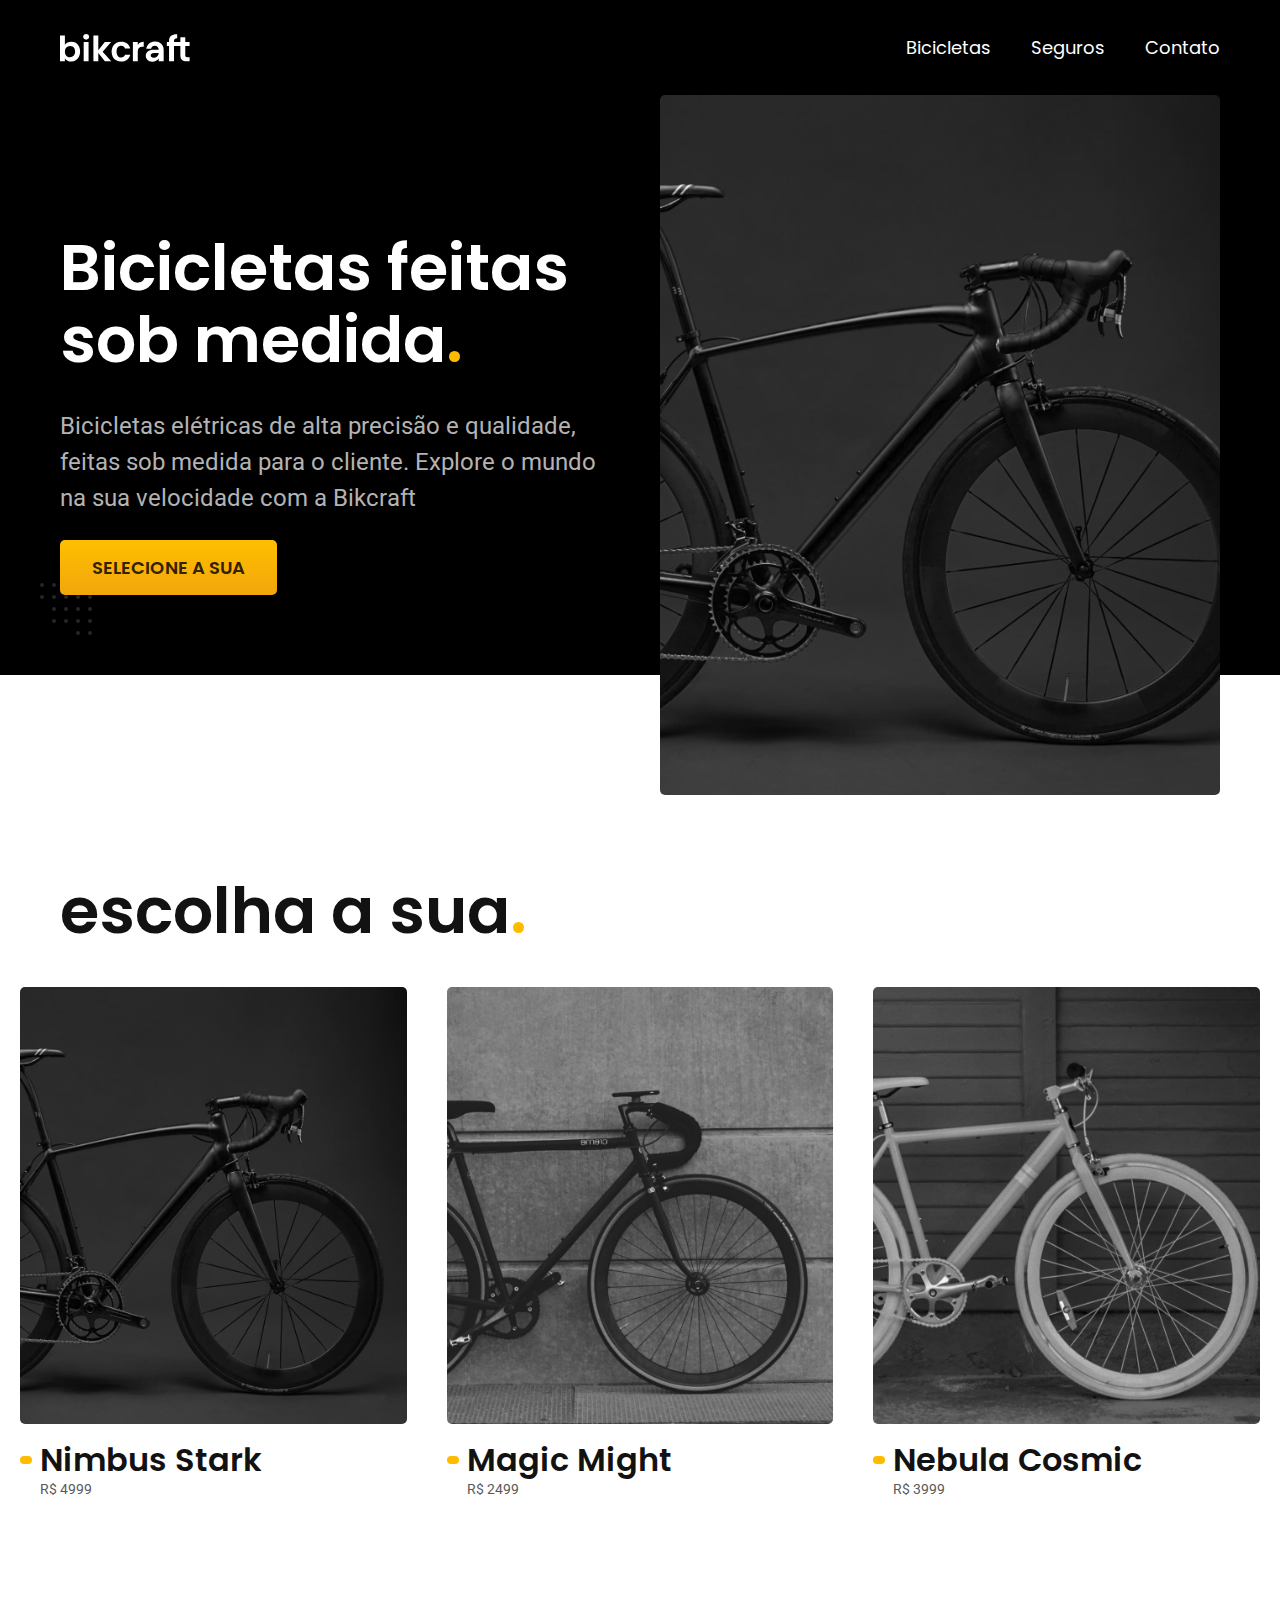
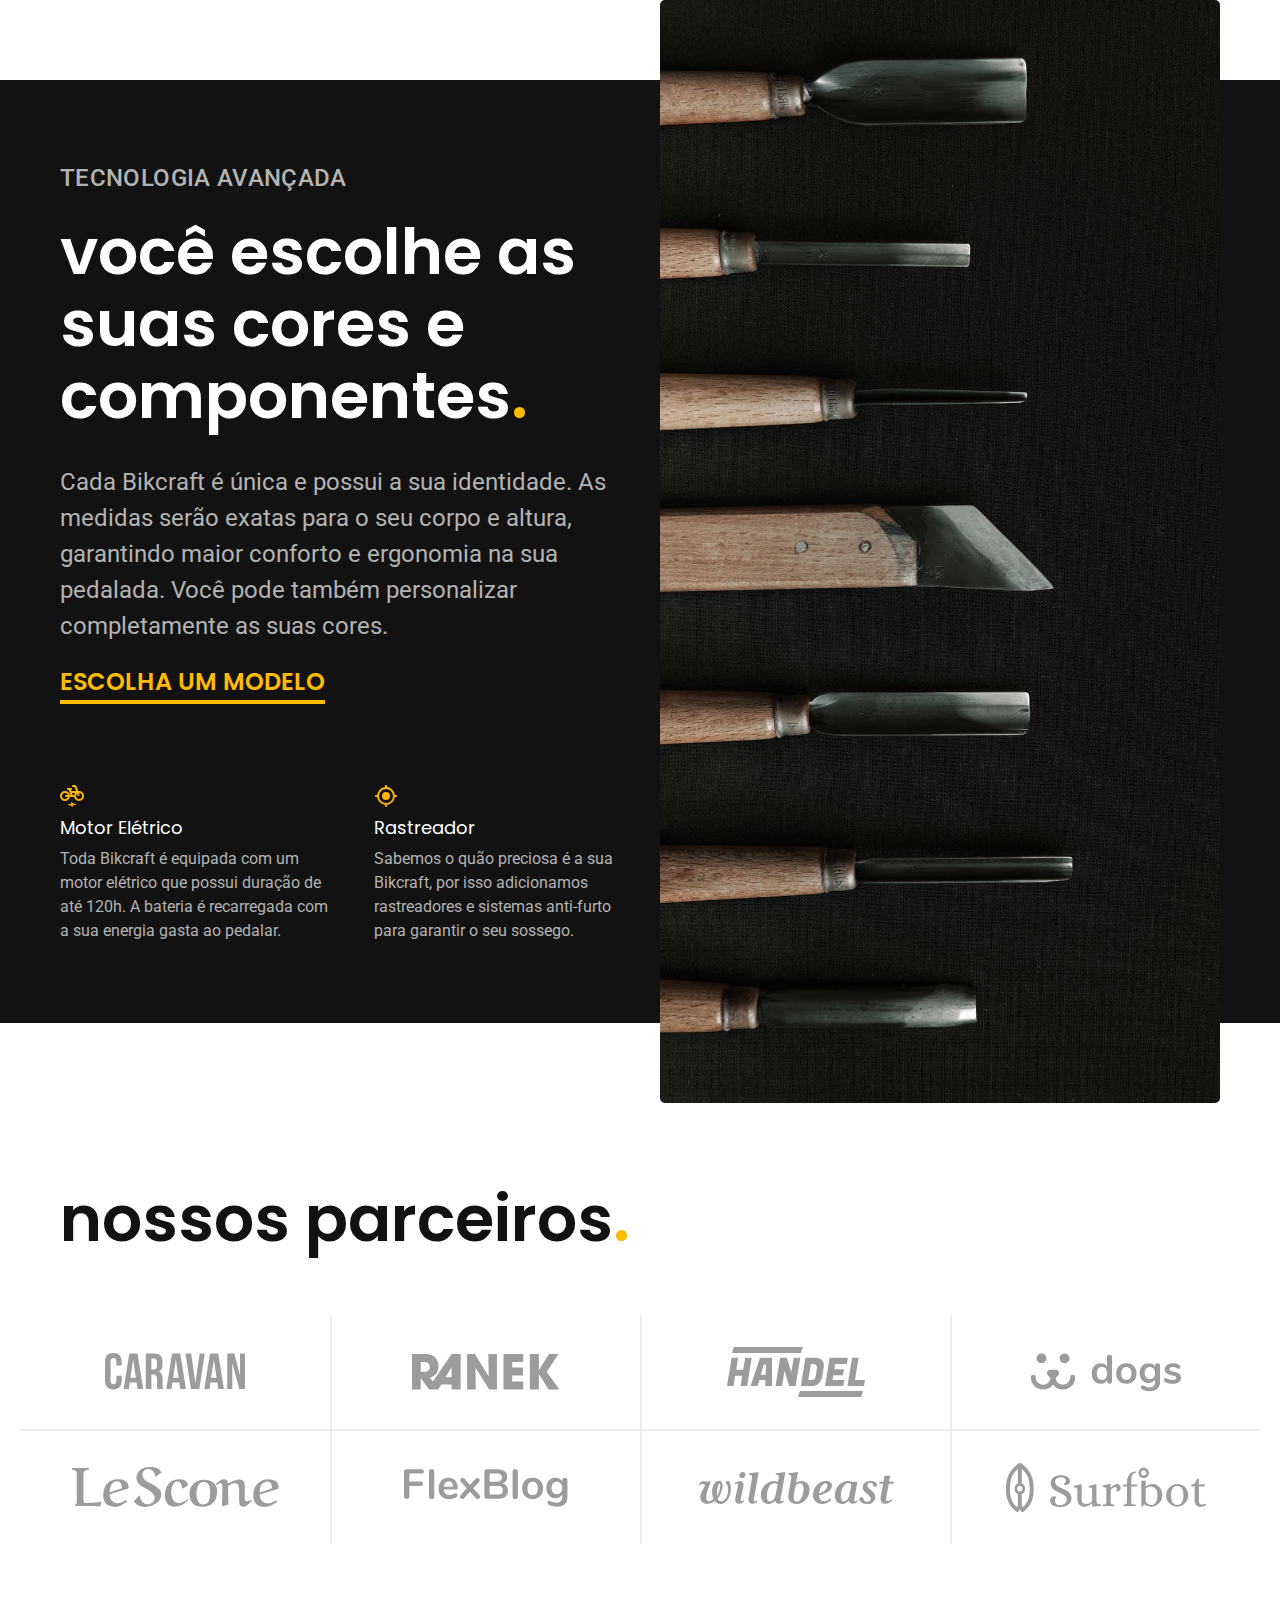
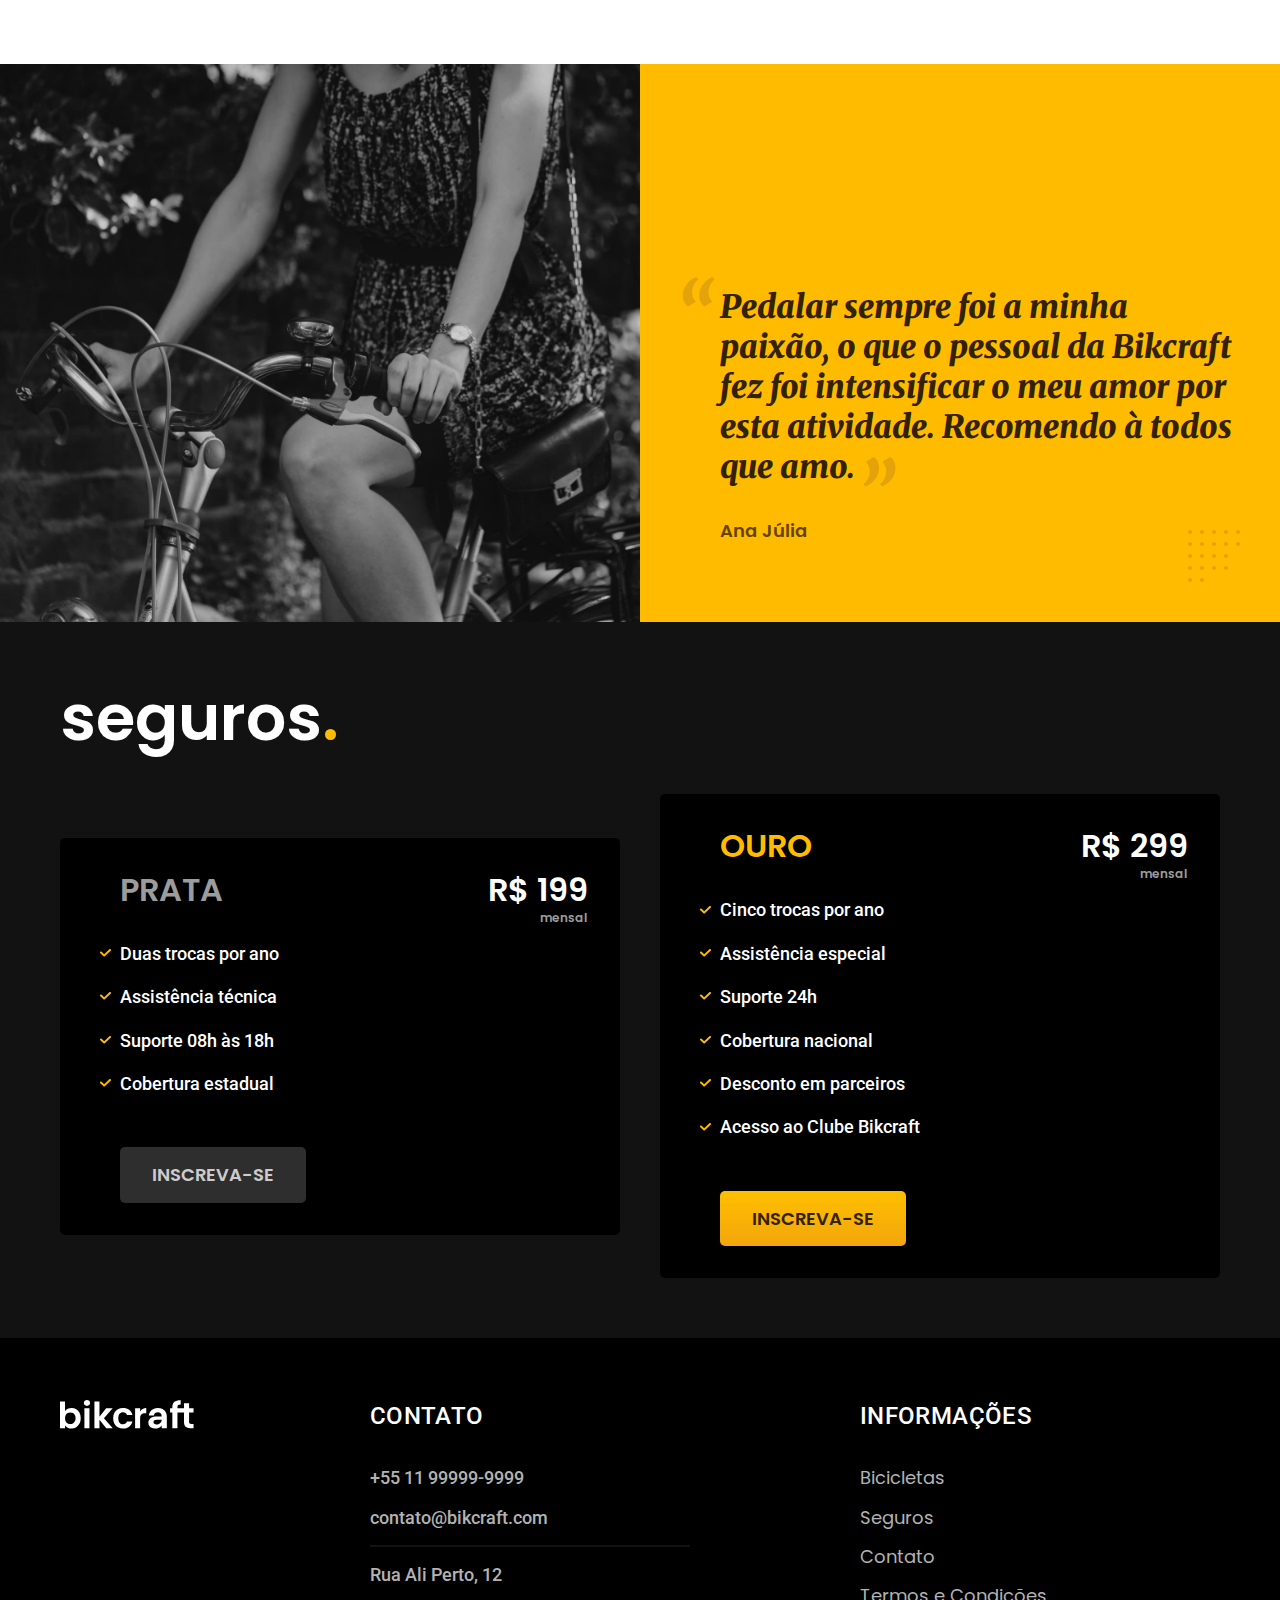
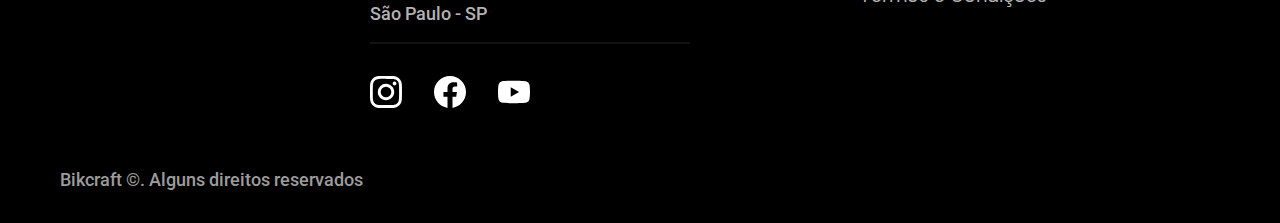
<file: index.html>
<!DOCTYPE html>
<html lang="pt-br">
<head>
  <meta charset="UTF-8">
  <meta name="viewport" content="width=device-width, initial-scale=1.0">
  <meta name="description" content="Bicicletas elétricas de alta precisão e qualidade,  feitas sob medida para o cliente. Explore o mundo na sua velocidade com a Bikcraft.">

  <title>Bikcraft - Bicicletas Elétricas</title>

  <link rel="preload" href="./css/style.min.css" as="style">
  <link rel="stylesheet" href="./css/style.min.css">

  <link rel="shortcut icon" href="./img/favicon.svg" type="image/svg+xml">

  <link rel="preconnect" href="https://fonts.googleapis.com">
  <link rel="preconnect" href="https://fonts.gstatic.com" crossorigin>
  <link href="https://fonts.googleapis.com/css2?family=Merriweather:ital,wght@1,900&family=Poppins:wght@400;600&family=Roboto:wght@400;500&family=Titillium+Web:wght@400;600;700&display=swap" rel="stylesheet">

  <script>document.documentElement.classList.add("js")</script>
</head>
<body>
  <header class="header-bg">
    <div class="header container">
      <a href="./">
        <img src="./img/bikcraft-logo.svg" width="132" height="32" alt="Logo Bikcraft">
      </a>
      <nav aria-label="primaria">
        <ul class="header-menu font-1-m c0">
          <li><a href="./bicicletas.html">Bicicletas</a></li>
          <li><a href="./seguros.html">Seguros</a></li>
          <li><a href="./contato.html">Contato</a></li>
        </ul>
      </nav>
    </div>
  </header>
  
  <main class="intro-bg">
    <div class="intro container">
      <div class="intro-desc">
        <h1 class="font-1-xxl c0 fadeInDown" data-anime="200">Bicicletas feitas sob medida<span class="p1">.</span></h1>
        <p class="font-2-l c5 fadeInDown" data-anime="400">Bicicletas elétricas de alta precisão e qualidade,  feitas sob medida para o cliente. Explore o mundo na sua velocidade com a Bikcraft</p>
        <a href="./bicicletas.html" class="btn fadeInDown" data-anime="600">Selecione a sua</a>
      </div>
      <picture data-anime="800" class="fadeInDown">
        <source media="(max-width: 800px)" srcset="./img/bicicletas/nimbus.jpg">
        <img src="./img/fotos/introdução.jpg" width="1280" height="1600" alt="Bicicleta preta">
      </picture>
    </div>
  </main>

  <article class="bicicletas-lista">
    <h2 class="container font-1-xxl c11">escolha a sua<span class="p1">.<span></h2>

    <ul class="bicicletas-lista-itens">
      <li>
        <a href="././bicicletas/nimbus.html">
          <img src="./img/bicicletas/nimbus-home.jpg" width="920" height="1040" alt="Bicicleta preta">
          <h3 class="font-1-xl c11">Nimbus Stark</h3>
          <span class="font-2-xs c8">R$ 4999</span>
        </a>
      </li>
      <li>
        <a href="./bicicletas/magic.html">
          <img src="./img/bicicletas/magic-home.jpg" width="920" height="1040" alt="Bicicleta preta">
          <h3 class="font-1-xl c11">Magic Might</h3>
          <span class="font-2-xs c8">R$ 2499</span>
        </a>
      </li>
      <li>
        <a href="././bicicletas/nebula.html">
          <img src="./img/bicicletas/nebula-home.jpg" width="920" height="1040" alt="Bicicleta branca">
          <h3 class="font-1-xl c11">Nebula Cosmic</h3>
          <span class="font-2-xs c8">R$ 3999</span>
        </a>
      </li>
    </ul>
  </article>

  <article class="tecnologia-bg">
    <div class="tecnologia container">
      <div class="tecnologia-desc">
        <span class="font-2-l-b c5">Tecnologia Avançada</span>
        <h2 class="font-1-xxl c0">você escolhe as suas cores e componentes<span class="p1">.</span></h2>
        <p class="font-2-l c5">Cada Bikcraft é única e possui a sua identidade. As medidas serão exatas para o seu corpo e altura, garantindo maior conforto e ergonomia na sua pedalada. Você pode também personalizar completamente as suas cores.</p>
        <a href="./bicicletas.html" class="link">Escolha um modelo</a>

        <div class="tecnologia-vantagens">
          <div>
            <img src="./img/icons/eletrica.svg" width="24" height="24" alt="">
            <h3 class="font-1-m c0">Motor Elétrico</h3>
            <p class="font-2-s c5">Toda Bikcraft é equipada com um motor elétrico que possui duração de até 120h. A bateria é recarregada com a sua energia gasta ao pedalar.</p>
          </div>
          <div>
            <img src="./img/icons/rastreador.svg" width="24" height="24" alt="">
            <h3 class="font-1-m c0">Rastreador</h3>
            <p class="font-2-s c5">Sabemos o quão preciosa é a sua Bikcraft, por isso adicionamos rastreadores e sistemas anti-furto para garantir o seu sossego.</p>
          </div>
        </div>
      </div>
      <div class="tecnologia-img">
        <img src="./img/fotos/tecnologia.jpg" width="1200" height="1920" alt="">
      </div>
    </div>
  </article>

  <section class="parceiros" aria-label="parceiros">
    <h2 class="container font-1-xxl c11">nossos parceiros<span class="p1">.</span></h2>
    <ul class="parceiros-lista">
      <li><img src="./img/parceiros/caravan.svg" width="140" height="38" alt=""></li>
      <li><img src="./img/parceiros/ranek.svg" width="148" height="36" alt=""></li>
      <li><img src="./img/parceiros/handel.svg" width="138" height="50" alt=""></li>
      <li><img src="./img/parceiros/dogs.svg" width="152" height="39" alt=""></li>
      <li><img src="./img/parceiros/lescone.svg" width="208" height="41" alt=""></li>
      <li><img src="./img/parceiros/flexblog.svg" width="164" height="38" alt=""></li>
      <li><img src="./img/parceiros/wildbeast.svg" width="195" height="34" alt=""></li>
      <li><img src="./img/parceiros/surfbot.svg" width="200" height="49" alt=""></li>
    </ul>
  </section>

  <section class="depoimento" aria-label="depoimento">
    <div>
      <img src="./img/fotos/depoimento.jpg" width="1560" height="1360" alt="">
    </div>
    <div class="depoimento-desc">
      <blockquote>
        <p class="font-1-xl p5">Pedalar sempre foi a minha paixão, o que o pessoal da Bikcraft fez foi intensificar o meu amor por esta atividade. Recomendo à todos que amo.
        </p>
      </blockquote>
      <span class="font-1-m-b p4">Ana Júlia</span>
    </div>
  </section>

  <article class="seguros-bg">
    <div class="seguros container">
      <h2 class="font-1-xxl c0">seguros<span class="p1">.</span></h2>
      <div class="seguros-item">
        <h3 class="font-1-xl c6">PRATA</h3>
        <span class="font-1-xl c0">R$ 199 <span class="font-1-xs c6">mensal</span></span>
        <ul class="font-2-m c0">
          <li>Duas trocas por ano</li>
          <li>Assistência técnica</li>
          <li>Suporte 08h às 18h</li>
          <li>Cobertura estadual</li>
        </ul>
        <a class="btn secundario" href="./orcamento.html?tipo=seguro&produto=prata">Inscreva-se</a>
      </div>
      <div class="seguros-item">
        <h3 class="font-1-xl p1">OURO</h3>
        <span class="font-1-xl c0">R$ 299 <span class="font-1-xs c6">mensal</span></span>
        <ul class="font-2-m c0">
          <li>Cinco trocas por ano</li>
          <li>Assistência especial</li>
          <li>Suporte 24h</li>
          <li>Cobertura nacional</li>
          <li>Desconto em parceiros</li>
          <li>Acesso ao Clube Bikcraft</li>
        </ul>
        <a class="btn" href="./orcamento.html?tipo=seguro&produto=ouro">Inscreva-se</a>
      </div>
    </div>
  </article>

  <footer class="footer-bg">
    <div class="footer container">
      <a href="./index.html"><img src="./img/bikcraft-logo.svg" width="136" height="32" alt="Logo Bikcraft"></a>
      <div class="footer-contato">
        <h3 class="font-2-l-b c0">Contato</h3>
        <ul class="font-2-m c5">
          <li><a href="tel:+5511999999999">+55 11 99999-9999</a></li>
          <li><a href="mailto:contato@bikcraft.com">contato@bikcraft.com</a></li>
          <li>Rua Ali Perto, 12</li>
          <li>São Paulo - SP</li>
        </ul>
        <div class="footer-redes">
          <a href="www.instagram.com"><img src="./img/redes/instagram.svg" width="32" height="32" alt="instagram"></a>
          <a href="www.facebook.com"><img src="./img/redes/facebook.svg" width="32" height="32" alt="facebook"></a>
          <a href="www.youtube.com"><img src="./img/redes/youtube.svg" width="32" height="32" alt="youtube"></a>
        </div>
      </div>
      <div class="footer-info">
        <h3 class="font-2-l-b c0">Informações</h3>
        <nav>
          <ul class="font-1-m c5">
            <li><a href="./bicicletas.html">Bicicletas</a></li>
            <li><a href="./seguros.html">Seguros</a></li>
            <li><a href="./contato.html">Contato</a></li>
            <li><a href="./termos-condicoes.html">Termos e Condições</a></li>
          </ul>
        </nav>
      </div>
      <p class="font-2-m c6">Bikcraft ©. Alguns direitos reservados</p>
    </div>
  </footer>

  <script src="./js/plugins/simple-anime.js"></script>
  <script src="./js/script.js"></script>
</body>
</html>
</file>
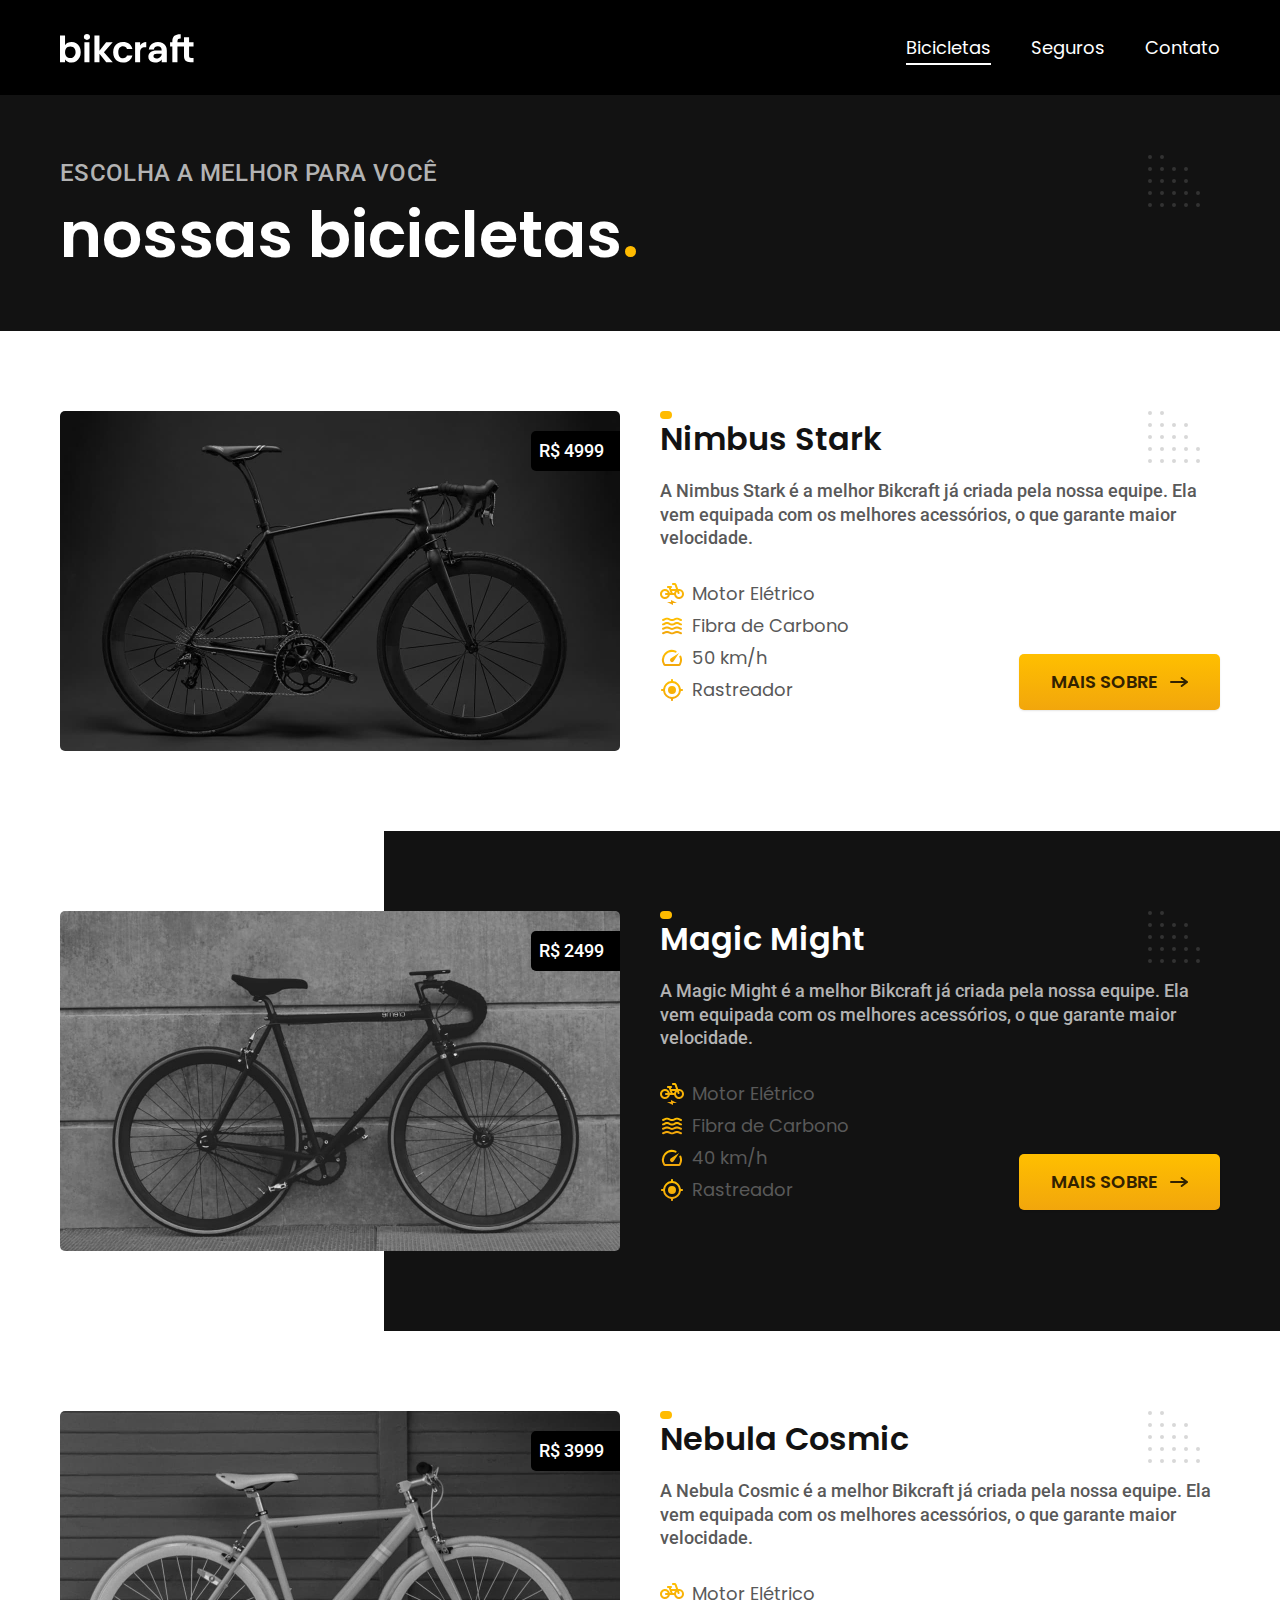
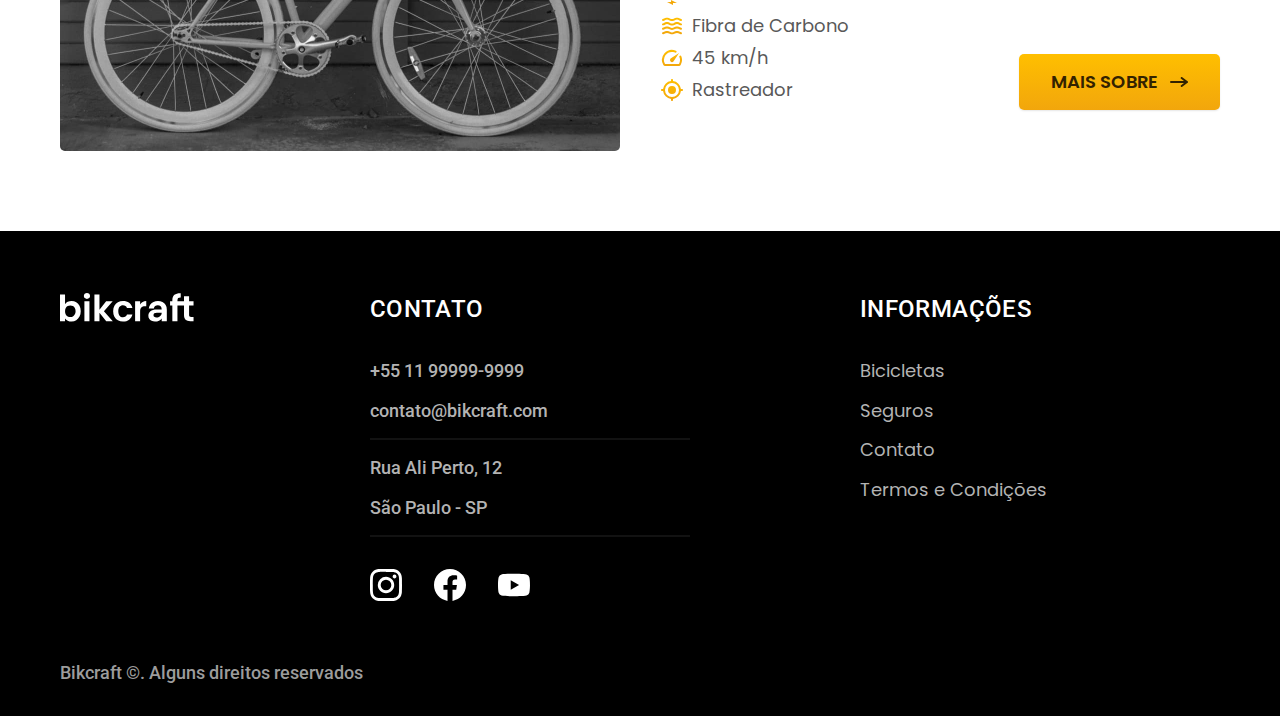
<file: bicicletas.html>
<!DOCTYPE html>
<html lang="pt-br">
<head>
  <meta charset="UTF-8">
  <meta name="viewport" content="width=device-width, initial-scale=1.0">
  <meta name="description" content="Você encontra as melhores bicicletas eletricas do mercado na Bikcraft ©.">

  <title>Bicicletas | Bikcraft</title>

  <link rel="preload" href="./css/style.min.css" as="style">
  <link rel="stylesheet" href="./css/style.min.css">

  <link rel="shortcut icon" href="./img/favicon.svg" type="image/svg+xml">

  <link rel="preconnect" href="https://fonts.googleapis.com">
  <link rel="preconnect" href="https://fonts.gstatic.com" crossorigin>
  <link href="https://fonts.googleapis.com/css2?family=Merriweather:ital,wght@1,900&family=Poppins:wght@400;600&family=Roboto:wght@400;500&family=Titillium+Web:wght@400;600;700&display=swap" rel="stylesheet">

  <script>document.documentElement.classList.add("js")</script>
</head>
<body id="bicicletas">
  <header class="header-bg">
    <div class="header container">
      <a href="./index.html">
        <img src="./img/bikcraft-logo.svg" width="136" height="32" alt="Logo Bikcraft">
      </a>
      <nav aria-label="primaria">
        <ul class="header-menu font-1-m c0">
          <li><a href="./bicicletas.html">Bicicletas</a></li>
          <li><a href="./seguros.html">Seguros</a></li>
          <li><a href="./contato.html">Contato</a></li>
        </ul>
      </nav>
    </div>
  </header>

  <main>
    <div class="titulo-bg">
      <div class="titulo container">
        <p class="font-2-l-b c5">Escolha a melhor para você</p>
        <h1 class="font-1-xxl c0">nossas bicicletas<span class="p1">.</span></h1>
      </div>
    </div>
    <div class="bicicletas-bg">
      <div class="bicicletas container">
        <div class="bicicletas-img">
          <img src="./img/bicicletas/nimbus.jpg" width="1120" height="680" alt="Bicicleta preta">
          <span class="font-2-m c0">R$ 4999</span>
        </div>
        <div class="bicicletas-desc">
          <h2 class="font-1-xl c11">Nimbus Stark</h2>
          <p class="font-2-m c8">A Nimbus Stark é a melhor Bikcraft já criada pela nossa equipe. Ela vem equipada com os melhores acessórios, o que garante maior velocidade.
          </p>
          <ul class="font-1-m c8">
            <li>
              <img src="./img/icons/eletrica.svg" width="24" height="24" alt="">
              Motor Elétrico
            </li>
            <li>
              <img src="./img/icons/carbono.svg" width="24" height="24" alt="">
              Fibra de Carbono
            </li>
            <li>
              <img src="./img/icons/velocidade.svg" width="24" height="24" alt="">
              50 km/h
            </li>
            <li>
              <img src="./img/icons/rastreador.svg" width="24" height="24" alt="">
              Rastreador
            </li>
          </ul>
          <a href="./bicicletas/nimbus.html" class="btn seta">Mais sobre</a>
        </div>
      </div>
    </div>

    <div class="bicicletas-bg">
      <div class="bicicletas container">
        <div class="bicicletas-img">
          <img src="./img/bicicletas/magic.jpg" width="1120" height="680" alt="Bicicleta preta">
          <span class="font-2-m c0">R$ 2499</span>
        </div>
        <div class="bicicletas-desc">
          <h2 class="font-1-xl c0">Magic Might</h2>
          <p class="font-2-m c5">A Magic Might é a melhor Bikcraft já criada pela nossa equipe. Ela vem equipada com os melhores acessórios, o que garante maior velocidade.
          </p>
          <ul class="font-1-m c8">
            <li>
              <img src="./img/icons/eletrica.svg" width="24" height="24" alt="">
              Motor Elétrico
            </li>
            <li>
              <img src="./img/icons/carbono.svg" width="24" height="24" alt="">
              Fibra de Carbono
            </li>
            <li>
              <img src="./img/icons/velocidade.svg" width="24" height="24" alt="">
              40 km/h
            </li>
            <li>
              <img src="./img/icons/rastreador.svg" width="24" height="24" alt="">
              Rastreador
            </li>
          </ul>
          <a href="./bicicletas/magic.html" class="btn seta">Mais sobre</a>
        </div>
      </div>
    </div>

    <div class="bicicletas-bg">
      <div class="bicicletas container">
        <div class="bicicletas-img">
          <img src="./img/bicicletas/nebula.jpg" width="1120" height="680" alt="Bicicleta preta">
          <span class="font-2-m c0">R$ 3999</span>
        </div>
        <div class="bicicletas-desc">
          <h2 class="font-1-xl c11">Nebula Cosmic</h2>
          <p class="font-2-m c8">A Nebula Cosmic é a melhor Bikcraft já criada pela nossa equipe. Ela vem equipada com os melhores acessórios, o que garante maior velocidade.
          </p>
          <ul class="font-1-m c8">
            <li>
              <img src="./img/icons/eletrica.svg" width="24" height="24" alt="">
              Motor Elétrico
            </li>
            <li>
              <img src="./img/icons/carbono.svg" width="24" height="24" alt="">
              Fibra de Carbono
            </li>
            <li>
              <img src="./img/icons/velocidade.svg" width="24" height="24" alt="">
              45 km/h
            </li>
            <li>
              <img src="./img/icons/rastreador.svg" width="24" height="24" alt="">
              Rastreador
            </li>
          </ul>
          <a href="./bicicletas/nebula.html" class="btn seta">Mais sobre</a>
        </div>
      </div>
    </div>
  </main>

  <footer class="footer-bg">
    <div class="footer container">
      <a href="./index.html"><img src="./img/bikcraft-logo.svg" width="136" height="32" alt="Logo Bikcraft"></a>
      <div class="footer-contato">
        <h3 class="font-2-l-b c0">Contato</h3>
        <ul class="font-2-m c5">
          <li><a href="tel:+5511999999999">+55 11 99999-9999</a></li>
          <li><a href="mailto:contato@bikcraft.com">contato@bikcraft.com</a></li>
          <li>Rua Ali Perto, 12</li>
          <li>São Paulo - SP</li>
        </ul>
        <div class="footer-redes">
          <a href="www.instagram.com"><img src="./img/redes/instagram.svg" width="32" height="32" alt="instagram"></a>
          <a href="www.facebook.com"><img src="./img/redes/facebook.svg" width="32" height="32" alt="facebook"></a>
          <a href="www.youtube.com"><img src="./img/redes/youtube.svg" width="32" height="32" alt="youtube"></a>
        </div>
      </div>
      <div class="footer-info">
        <h3 class="font-2-l-b c0">Informações</h3>
        <nav>
          <ul class="font-1-m c5">
            <li><a href="./bicicletas.html">Bicicletas</a></li>
            <li><a href="./seguros.html">Seguros</a></li>
            <li><a href="./contato.html">Contato</a></li>
            <li><a href="./termos-condicoes.html">Termos e Condições</a></li>
          </ul>
        </nav>
      </div>
      <p class="font-2-m c6">Bikcraft ©. Alguns direitos reservados</p>
    </div>
  </footer>

  <script src="./js/script.js"></script>
</body>
</html>
</file>
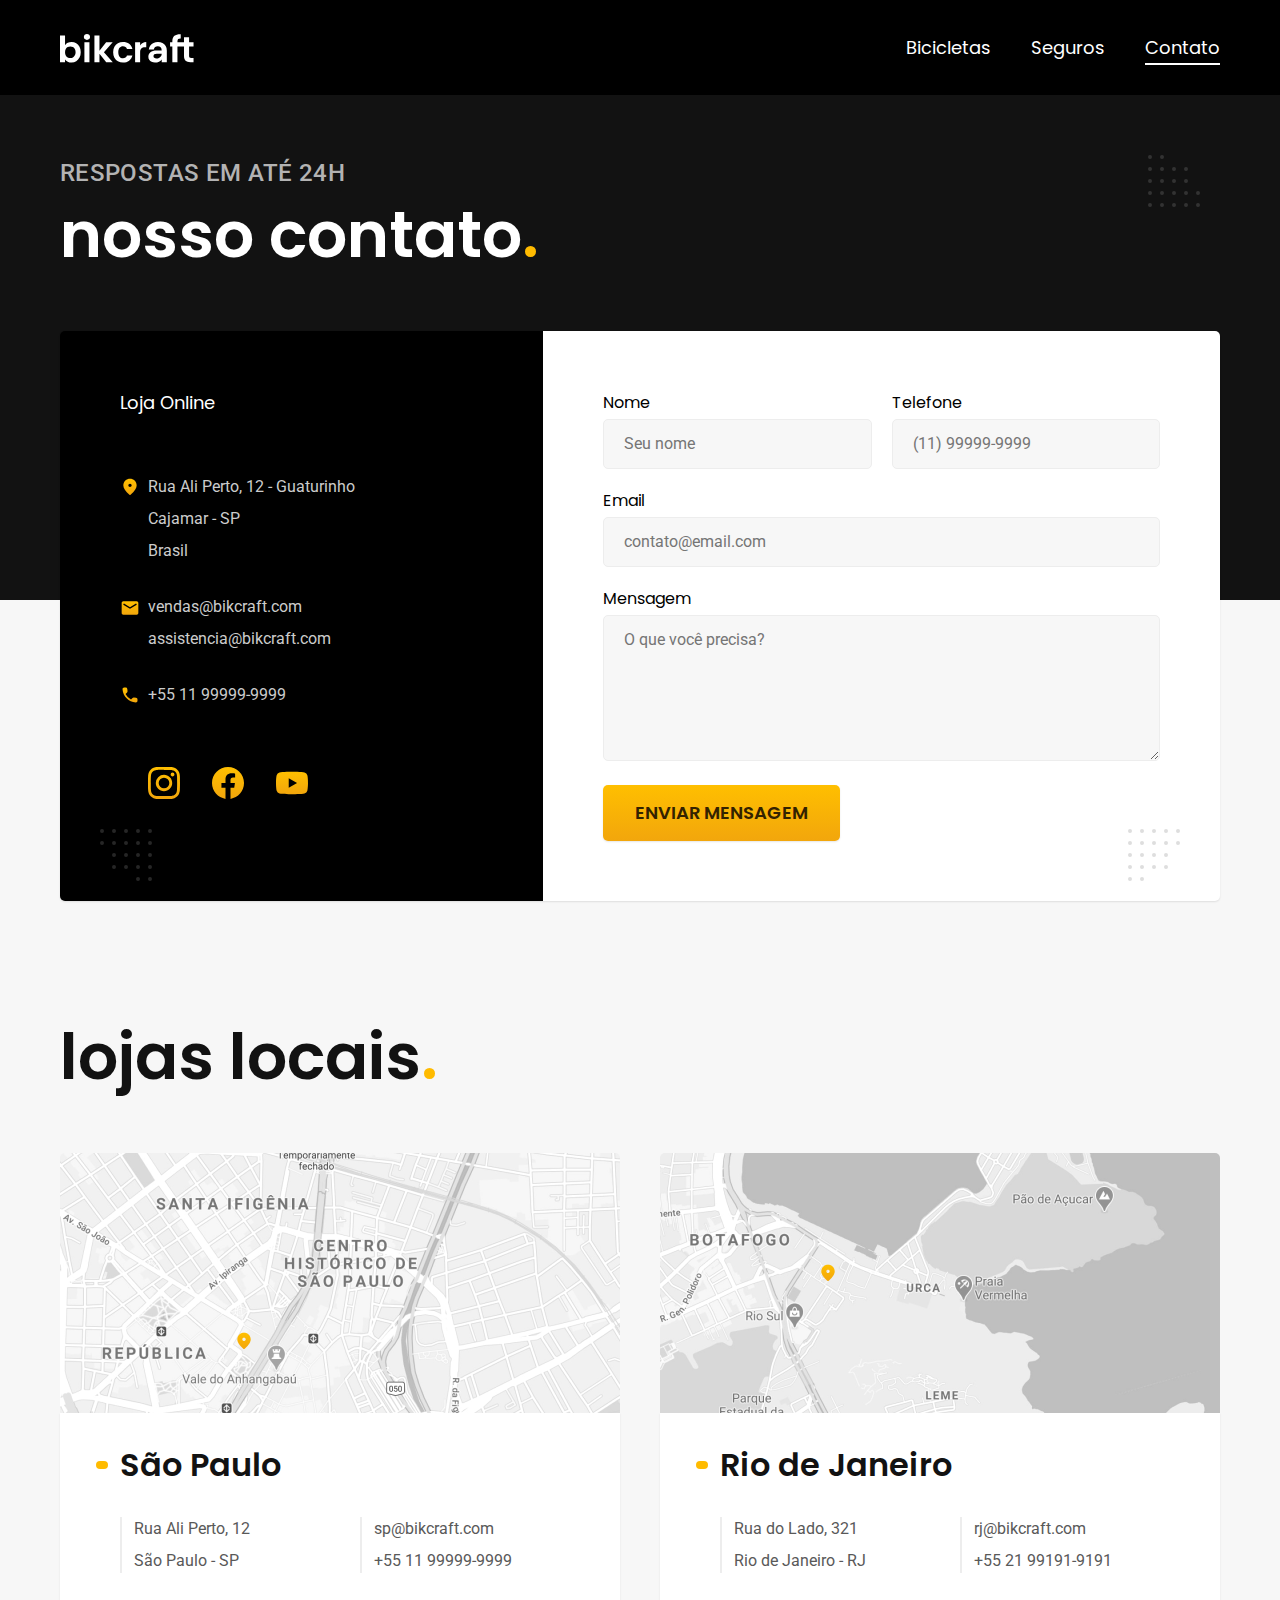
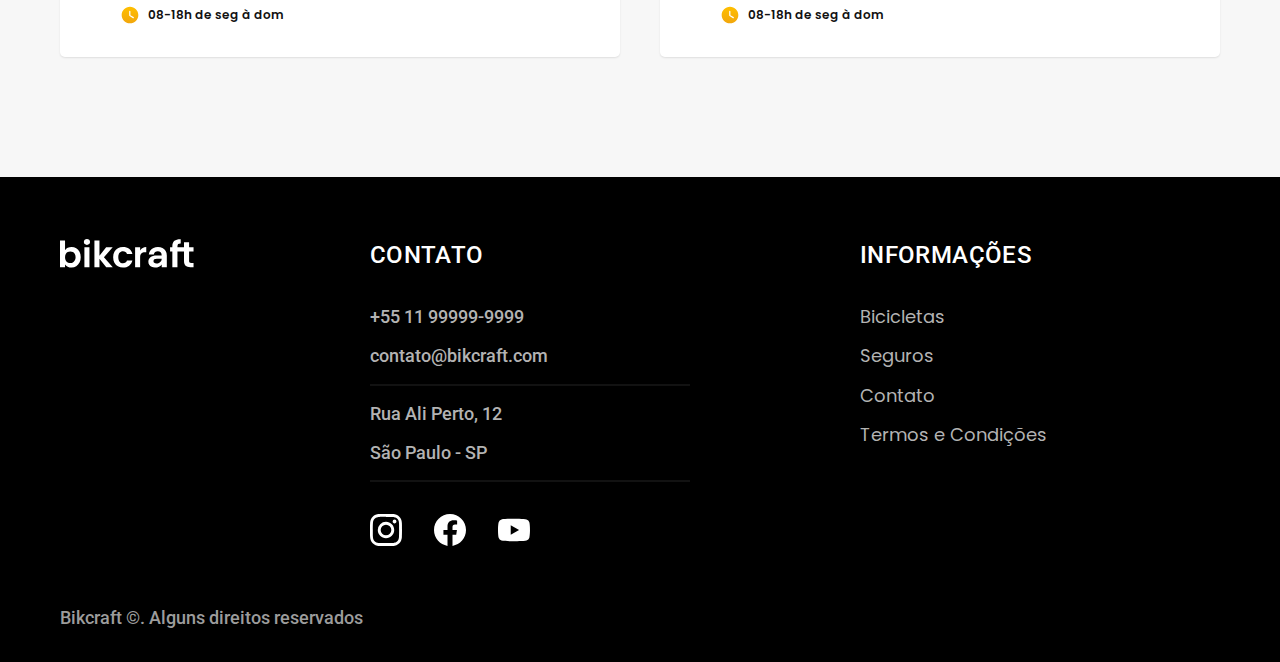
<file: contato.html>
<!DOCTYPE html>
<html lang="pt-br">
<head>
  <meta charset="UTF-8">
  <meta name="viewport" content="width=device-width, initial-scale=1.0">
  <meta name="description" content="Entre em contato com a Equipe Bikcraft ©.">

  <title>Contato | Bikcraft</title>

  <link rel="preload" href="./css/style.min.css" as="style">
  <link rel="stylesheet" href="./css/style.min.css">

  <link rel="shortcut icon" href="./img/favicon.svg" type="image/svg+xml">

  <link rel="preconnect" href="https://fonts.googleapis.com">
  <link rel="preconnect" href="https://fonts.gstatic.com" crossorigin>
  <link href="https://fonts.googleapis.com/css2?family=Merriweather:ital,wght@1,900&family=Poppins:wght@400;600&family=Roboto:wght@400;500&family=Titillium+Web:wght@400;600;700&display=swap" rel="stylesheet">

  <script>document.documentElement.classList.add("js")</script>
</head>
<body id="contato">
  <header class="header-bg">
    <div class="header container">
      <a href="./">
        <img src="./img/bikcraft-logo.svg" width="136" height="32" alt="Logo Bikcraft">
      </a>
      <nav aria-label="primaria">
        <ul class="header-menu font-1-m c0">
          <li><a href="./bicicletas.html">Bicicletas</a></li>
          <li><a href="./seguros.html">Seguros</a></li>
          <li><a href="./contato.html">Contato</a></li>
        </ul>
      </nav>
    </div>
  </header>

  <main>
    <div class="titulo-bg">
      <div class="titulo container">
        <p class="font-2-l-b c5">Respostas em até 24h</p>
        <h1 class="font-1-xxl c0">nosso contato<span class="p1">.</span></h1>
      </div>
    </div>
    
    <div class="contato container">
      <section class="contato-dados" aria-label="endereço">
        <h2 class="font-1-m c0">Loja Online</h2>
        <ul class="contato-endereco font-2-s c4">
            <li>Rua Ali Perto, 12 - Guaturinho</li>
            <li>Cajamar - SP</li>
            <li>Brasil</li>
        </ul>
        <address class="contato-meios font-2-s c4">
          <a href="mailto:vendas@bikcraft.com">vendas@bikcraft.com</a>
          <a href="mailto:assistencia@bikcraft.com">assistencia@bikcraft.com</a>
          <a href="tel:+5511999999999">+55 11 99999-9999</a>
        </address>
        <div class="contato-redes">
          <a href="www.instagram.com"><img src="./img/redes/instagram-p.svg" width="32" height="32" alt=""></a>
          <a href="www.facebook.com"><img src="./img/redes/facebook-p.svg" width="32" height="32" alt=""></a>
          <a href="www.youtube.com"><img src="./img/redes/youtube-p.svg" width="32" height="32" alt=""></a>
        </div>
      </section>
      <section class="contato-formulario" aria-label="formulário">
        <form class="form" action="./contato.html">
          <div>
            <label for="nome">Nome</label>
            <input type="text" id="nome" name="nome" placeholder="Seu nome">
          </div>
          <div>
            <label for="telefone">Telefone</label>
            <input type="text" id="telefone" name="telefone" placeholder="(11) 99999-9999">
          </div>
          <div class="col-2">
            <label for="email">Email</label>
            <input type="email" id="telefone" name="telefone" placeholder="contato@email.com" required>
          </div>
          <div class="col-2">
            <label for="mensagem">Mensagem</label>
            <textarea rows="5" id="mensagem" name="mensagem" placeholder="O que você precisa?"></textarea>
          </div>
          <button class="btn col-2">Enviar Mensagem</button>
        </form>
      </section>
    </div>
  </main>

  <article class="lojas container">
    <h2 class="font-1-xxl c11">lojas locais<span class="p1">.</span></h2>
    <div class="lojas-item">
      <img src="./img/lojas/sp.jpg" width="1120" height="520" alt="Mapa marcando o local da Loja Bikcraft em São Paulo">
      <div class="lojas-desc">
        <h3 class="font-1-xl c11">São Paulo</h3>
        <div class="lojas-dados">
          <ul class="font-2-s c8">
            <li>Rua Ali Perto, 12</li>
            <li>São Paulo - SP</li>
          </ul>
          <ul class="font-2-s c8">
            <li>
              <a href="mailto:sp@bikcraft.com">sp@bikcraft.com</a>
            </li>
            <li>
              <a href="tel:+5511999999999">+55 11 99999-9999</a>
            </li>
          </ul>
        </div>
        <p class="font-1-xs c11">
          <img src="./img/icons/horario.svg" width="20" height="20" alt="">
          08-18h de seg à dom
        </p>
      </div>
    </div>
    <div class="lojas-item">
      <img src="./img/lojas/rj.jpg" width="1120" height="520" alt="Mapa marcando o local da Loja Bikcraft no Rio de Janeiro">
      <div class="lojas-desc">
        <h3 class="font-1-xl c11">Rio de Janeiro </h3>
        <div class="lojas-dados">
          <ul class="font-2-s c8">
            <li>Rua do Lado, 321</li>
            <li>Rio de Janeiro - RJ</li>
          </ul>
          <ul class="font-2-s c8">
            <li>
              <a href="mailto:sp@bikcraft.com">rj@bikcraft.com</a>
            </li>
            <li>
              <a href="tel:+5521991919191">+55 21 99191-9191</a>
            </li>
          </ul>
        </div>
        <p class="font-1-xs c11">
          <img src="./img/icons/horario.svg" width="20" height="20" alt="">
          08-18h de seg à dom
        </p>
      </div>
    </div>
  </article>

  <footer class="footer-bg">
    <div class="footer container">
      <a href="./index.html"><img src="./img/bikcraft-logo.svg" width="136" height="32" alt="Logo Bikcraft"></a>
      <div class="footer-contato">
        <h3 class="font-2-l-b c0">Contato</h3>
        <ul class="font-2-m c5">
          <li><a href="tel:+5511999999999">+55 11 99999-9999</a></li>
          <li><a href="mailto:contato@bikcraft.com">contato@bikcraft.com</a></li>
          <li>Rua Ali Perto, 12</li>
          <li>São Paulo - SP</li>
        </ul>
        <div class="footer-redes">
          <a href="www.instagram.com"><img src="./img/redes/instagram.svg" width="32" height="32" alt="instagram"></a>
          <a href="www.facebook.com"><img src="./img/redes/facebook.svg" width="32" height="32" alt="facebook"></a>
          <a href="www.youtube.com"><img src="./img/redes/youtube.svg" width="32" height="32" alt="youtube"></a>
        </div>
      </div>
      <div class="footer-info">
        <h3 class="font-2-l-b c0">Informações</h3>
        <nav>
          <ul class="font-1-m c5">
            <li><a href="./bicicletas.html">Bicicletas</a></li>
            <li><a href="./seguros.html">Seguros</a></li>
            <li><a href="./contato.html">Contato</a></li>
            <li><a href="./termos-condicoes.html">Termos e Condições</a></li>
          </ul>
        </nav>
      </div>
      <p class="font-2-m c6">Bikcraft ©. Alguns direitos reservados</p>
    </div>
  </footer>

  <script src="./js/script.js"></script>
</body>
</html>
</file>
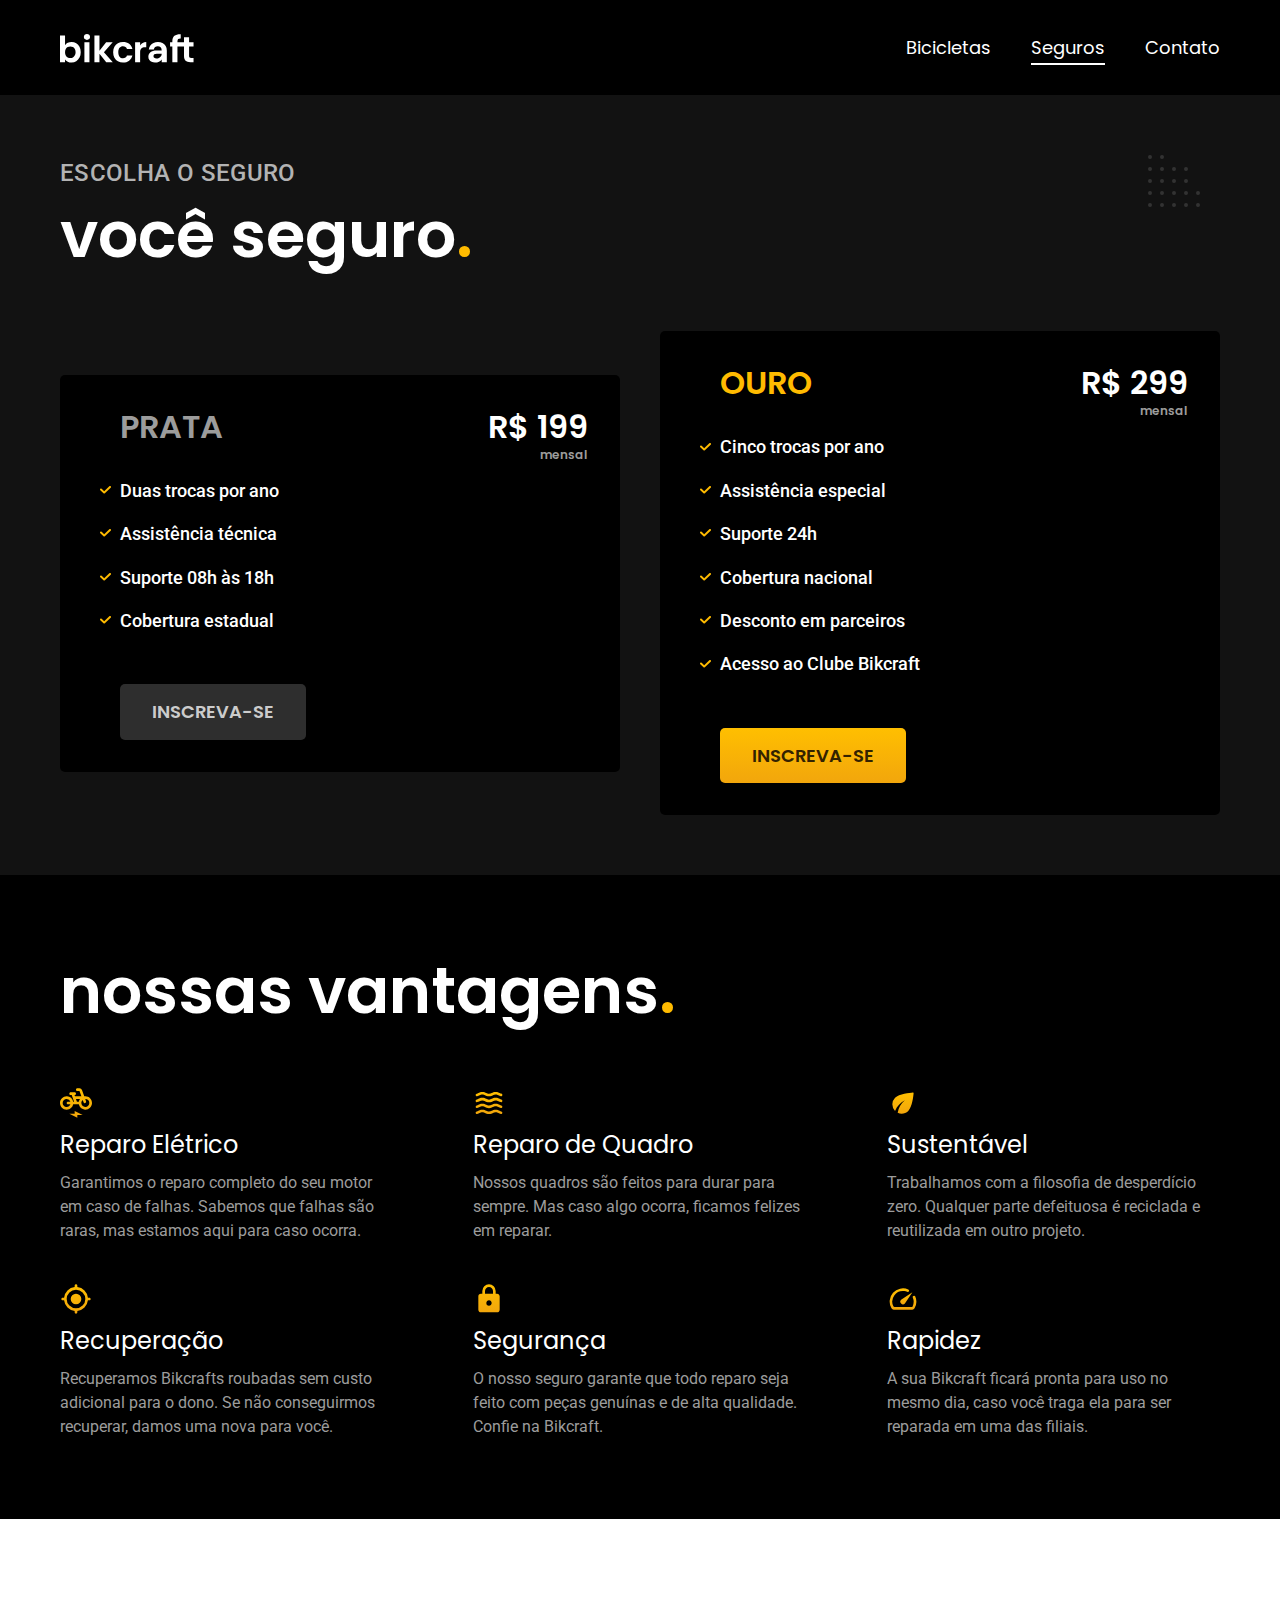
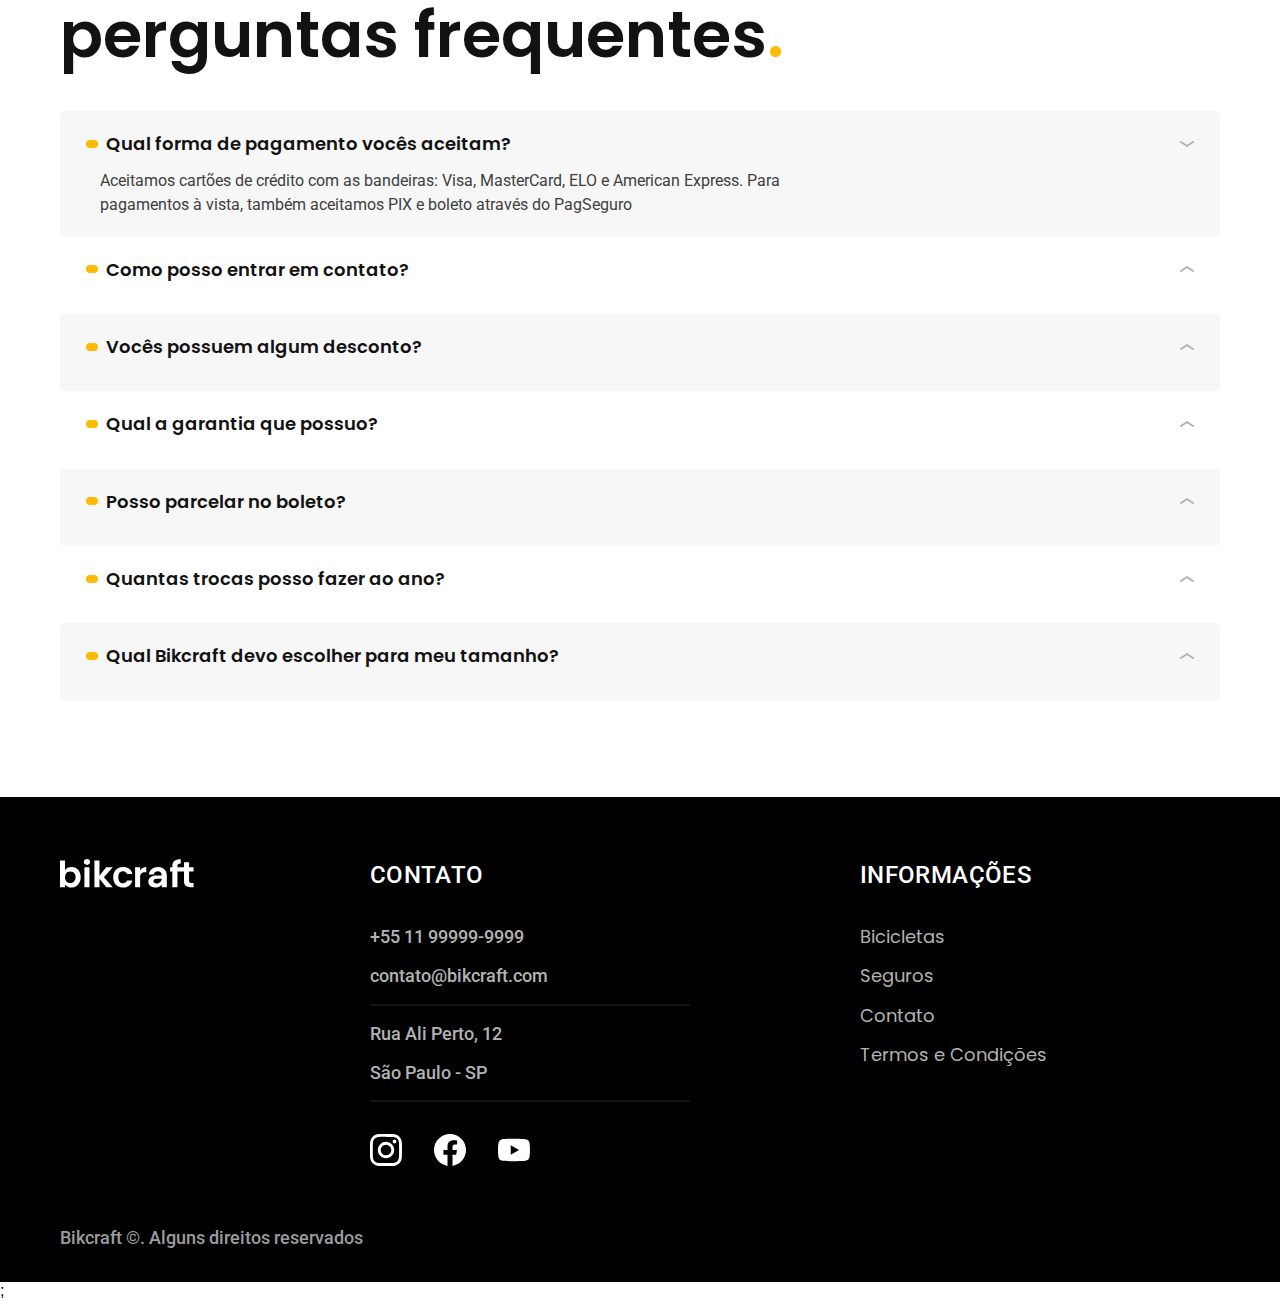
<file: seguros.html>
<!DOCTYPE html>
<html lang="pt-br">
<head>
  <meta charset="UTF-8">
  <meta name="viewport" content="width=device-width, initial-scale=1.0">
  <meta name="description" content="Escolha o melhor seguro para sua Bikcraft ©.">

  <title>Seguros | Bikcraft</title>

  <link rel="preload" href="./css/style.min.css" as="style">
  <link rel="stylesheet" href="./css/style.min.css">

  <link rel="shortcut icon" href="./img/favicon.svg" type="image/svg+xml">

  <link rel="preconnect" href="https://fonts.googleapis.com">
  <link rel="preconnect" href="https://fonts.gstatic.com" crossorigin>
  <link href="https://fonts.googleapis.com/css2?family=Merriweather:ital,wght@1,900&family=Poppins:wght@400;600&family=Roboto:wght@400;500&family=Titillium+Web:wght@400;600;700&display=swap" rel="stylesheet">

  <script>document.documentElement.classList.add("js")</script>
</head>
<body id="seguros">
  <header class="header-bg">
    <div class="header container">
      <a href="./index.html">
        <img src="./img/bikcraft-logo.svg" width="136" height="32" alt="Logo Bikcraft">
      </a>
      <nav aria-label="primaria">
        <ul class="header-menu font-1-m c0">
          <li><a href="./bicicletas.html">Bicicletas</a></li>
          <li><a href="./seguros.html">Seguros</a></li>
          <li><a href="./contato.html">Contato</a></li>
        </ul>
      </nav>
    </div>
  </header>

  <main class="seguros-bg">
    <div class="titulo-bg">
      <div class="titulo container">
        <p class="font-2-l-b c5">Escolha o seguro</p>
        <h1 class="font-1-xxl c0">você seguro<span class="p1">.</span></h1>
      </div>
    </div>
    <div class="seguros container">
      <div class="seguros-item fadeInLeft" data-anime="200">
        <h3 class="font-1-xl c6">PRATA</h3>
        <span class="font-1-xl c0">R$ 199 <span class="font-1-xs c6">mensal</span></span>
        <ul class="font-2-m c0">
          <li>Duas trocas por ano</li>
          <li>Assistência técnica</li>
          <li>Suporte 08h às 18h</li>
          <li>Cobertura estadual</li>
        </ul>
        <a class="btn secundario" href="./orcamento.html?tipo=seguro&produto=prata">Inscreva-se</a>
      </div>
      <div class="seguros-item fadeInRight" data-anime="400">
        <h3 class="font-1-xl p1">OURO</h3>
        <span class="font-1-xl c0">R$ 299 <span class="font-1-xs c6">mensal</span></span>
        <ul class="font-2-m c0">
          <li>Cinco trocas por ano</li>
          <li>Assistência especial</li>
          <li>Suporte 24h</li>
          <li>Cobertura nacional</li>
          <li>Desconto em parceiros</li>
          <li>Acesso ao Clube Bikcraft</li>
        </ul>
        <a class="btn" href="./orcamento.html?tipo=seguro&produto=ouro">Inscreva-se</a>
      </div>
    </div>
  </main>

  <article class="vantagens-bg">
    <div class="vantagens container">
      <h2 class="font-1-xxl c0">nossas vantagens<span class="p1">.</span></h2>
      <ul class="vantagens-lista">
        <li>
          <img src="./img/icons/eletrica.svg" width="32" height="32" alt="">
          <h3 class="font-1-l c0">Reparo Elétrico</h3>
          <p class="font-2-s c6">Garantimos o reparo completo do seu motor em caso de falhas. Sabemos que falhas são raras, mas estamos aqui para caso ocorra.</p>
        </li>
        <li>
          <img src="./img/icons/carbono.svg" width="32" height="32" alt="">
          <h3 class="font-1-l c0">Reparo de Quadro</h3>
          <p class="font-2-s c6">Nossos quadros são feitos para durar para sempre. Mas caso algo ocorra, ficamos felizes em reparar.</p>
        </li>
        <li>
          <img src="./img/icons/sustentavel.svg" width="32" height="32" alt="">
          <h3 class="font-1-l c0">Sustentável</h3>
          <p class="font-2-s c6">Trabalhamos com a filosofia de desperdício zero. Qualquer parte defeituosa é reciclada e reutilizada em outro projeto.</p>
        </li>
        <li>
          <img src="./img/icons/rastreador.svg" width="32" height="32" alt="">
          <h3 class="font-1-l c0">Recuperação</h3>
          <p class="font-2-s c6">Recuperamos Bikcrafts roubadas sem custo adicional para o dono. Se não conseguirmos recuperar, damos uma nova para você.</p>
        </li>
        <li>
          <img src="./img/icons/seguro.svg" width="32" height="32" alt="">
          <h3 class="font-1-l c0">Segurança</h3>
          <p class="font-2-s c6">O nosso seguro garante que todo reparo seja feito com peças genuínas e de alta qualidade. Confie na Bikcraft.</p>
        </li>
        <li>
          <img src="./img/icons/velocidade.svg" width="32" height="32" alt="">
          <h3 class="font-1-l c0">Rapidez</h3>
          <p class="font-2-s c6">A sua Bikcraft ficará pronta para uso no mesmo dia, caso você traga ela para ser reparada em uma das filiais.</p>
        </li>
      </ul>
    </div>
  </article>

  <section class="perguntas container">
    <div">
      <h2 class="font-1-xxl c11">perguntas frequentes<span class="p1">.</span></h2>
    </div>
    <dl>
      <div>
        <dt><button class="font-1-m-b c11" aria-controls="pergunta1" aria-expanded="true">Qual forma de pagamento vocês aceitam?</button></dt>
        <dd class="font-2-s c9 ativa" id="pergunta1">Aceitamos cartões de crédito com as bandeiras: Visa, MasterCard, ELO e American Express. Para pagamentos à vista, também aceitamos PIX e boleto através do PagSeguro</dd>
      </div>
      <div>
        <dt><button class="font-1-m-b c11" aria-controls="pergunta2" aria-expanded="false">Como posso entrar em contato?</button></dt>
        <dd class="font-2-s c9" id="pergunta2">Aceitamos cartões de crédito com as bandeiras: Visa, MasterCard, ELO e American Express. Para pagamentos à vista, também aceitamos PIX e boleto através do PagSeguro</dd>
      </div>
      <div>
        <dt><button class="font-1-m-b c11" aria-controls="pergunta3" aria-expanded="false">Vocês possuem algum desconto?</button></dt>
        <dd class="font-2-s c9" id="pergunta3">Aceitamos cartões de crédito com as bandeiras: Visa, MasterCard, ELO e American Express. Para pagamentos à vista, também aceitamos PIX e boleto através do PagSeguro</dd>
      </div>
      <div>
        <dt><button class="font-1-m-b c11" aria-controls="pergunta4" aria-expanded="false">Qual a garantia que possuo?</button></dt>
        <dd class="font-2-s c9" id="pergunta4">Aceitamos cartões de crédito com as bandeiras: Visa, MasterCard, ELO e American Express. Para pagamentos à vista, também aceitamos PIX e boleto através do PagSeguro</dd>
      </div>
      <div>
        <dt><button class="font-1-m-b c11" aria-controls="pergunta5" aria-expanded="false">Posso parcelar no boleto?</button></dt>
        <dd class="font-2-s c9" id="pergunta5">Aceitamos cartões de crédito com as bandeiras: Visa, MasterCard, ELO e American Express. Para pagamentos à vista, também aceitamos PIX e boleto através do PagSeguro</dd>
      </div>
      <div>
        <dt><button class="font-1-m-b c11" aria-controls="pergunta5" aria-expanded="false">Quantas trocas posso fazer ao ano?</button></dt>
        <dd class="font-2-s c9" aria-controls="pergunta5" aria-expanded="false">Aceitamos cartões de crédito com as bandeiras: Visa, MasterCard, ELO e American Express. Para pagamentos à vista, também aceitamos PIX e boleto através do PagSeguro</dd>
      </div>
      <div>
        <dt><button class="font-1-m-b c11" aria-controls="pergunta6" aria-expanded="false">Qual Bikcraft devo escolher para meu tamanho?</button></dt>
        <dd class="font-2-s c9" id="pergunta6">Aceitamos cartões de crédito com as bandeiras: Visa, MasterCard, ELO e American Express. Para pagamentos à vista, também aceitamos PIX e boleto através do PagSeguro</dd>
      </div>
    </dl>
  </section>

  <footer class="footer-bg">
    <div class="footer container">
      <a href="./index.html"><img src="./img/bikcraft-logo.svg" width="136" height="32" alt="Logo Bikcraft"></a>
      <div class="footer-contato">
        <h3 class="font-2-l-b c0">Contato</h3>
        <ul class="font-2-m c5">
          <li><a href="tel:+5511999999999">+55 11 99999-9999</a></li>
          <li><a href="mailto:contato@bikcraft.com">contato@bikcraft.com</a></li>
          <li>Rua Ali Perto, 12</li>
          <li>São Paulo - SP</li>
        </ul>
        <div class="footer-redes">
          <a href="www.instagram.com"><img src="./img/redes/instagram.svg" width="32" height="32" alt="instagram"></a>
          <a href="www.facebook.com"><img src="./img/redes/facebook.svg" width="32" height="32" alt="facebook"></a>
          <a href="www.youtube.com"><img src="./img/redes/youtube.svg" width="32" height="32" alt="youtube"></a>
        </div>
      </div>
      <div class="footer-info">
        <h3 class="font-2-l-b c0">Informações</h3>
        <nav>
          <ul class="font-1-m c5">
            <li><a href="./bicicletas.html">Bicicletas</a></li>
            <li><a href="./seguros.html">Seguros</a></li>
            <li><a href="./contato.html">Contato</a></li>
            <li><a href="./termos-condicoes.html">Termos e Condições</a></li>
          </ul>
        </nav>
      </div>
      <p class="font-2-m c6">Bikcraft ©. Alguns direitos reservados</p>
    </div>
  </footer>

  <script src="./js/plugins/simple-anime.js"></script>;
  <script src="./js/script.js"></script>
</body>
</html>
</file>
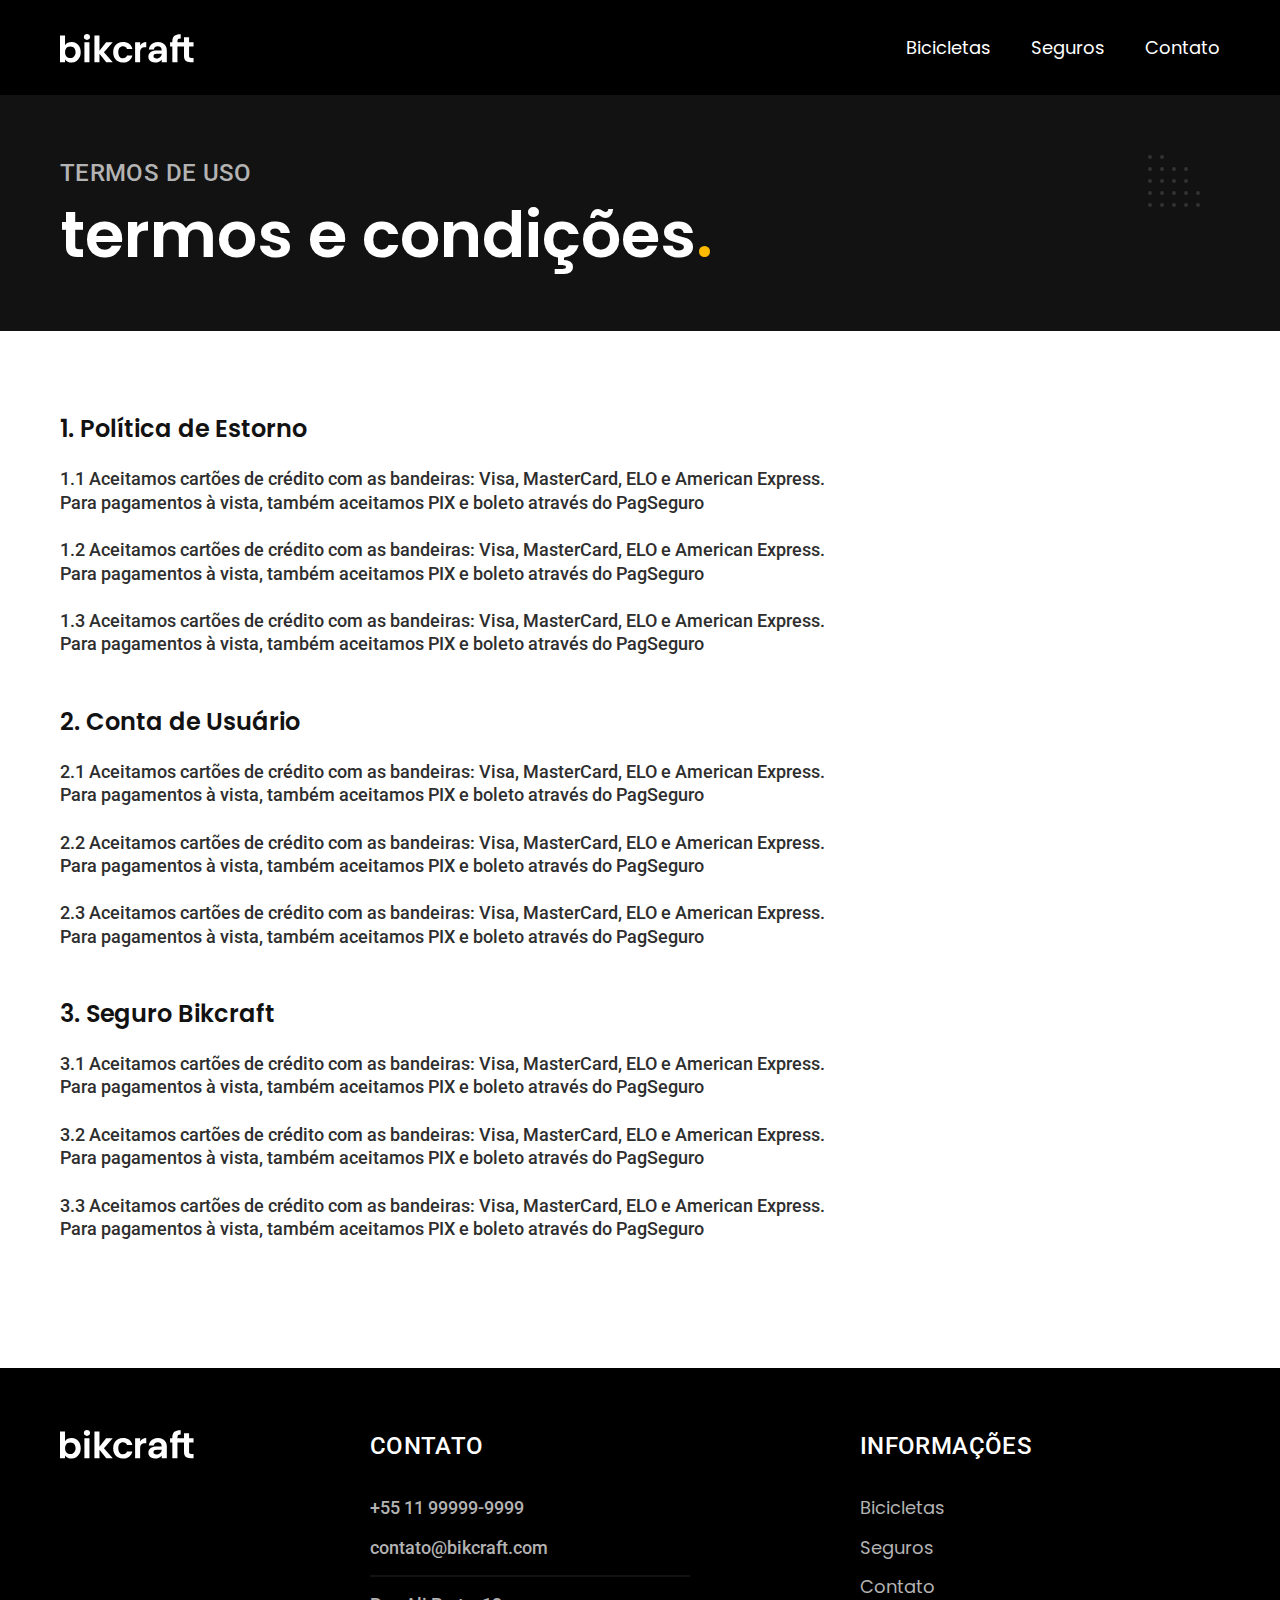
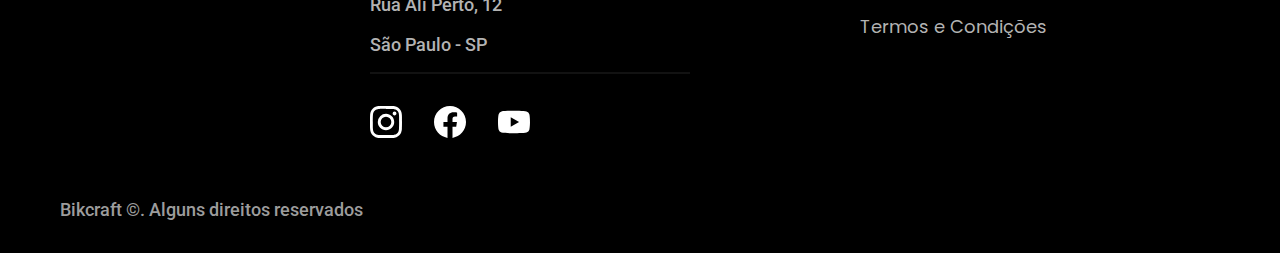
<file: termos-condicoes.html>
<!DOCTYPE html>
<html lang="pt-br">
<head>
  <meta charset="UTF-8">
  <meta name="viewport" content="width=device-width, initial-scale=1.0">
  <meta name="description" content="Termos e condições da Bikcraft ©.">

  <title>Termos e Condições | Bikcraft</title>

  <link rel="preload" href="./css/style.min.css" as="style">
  <link rel="stylesheet" href="./css/style.min.css">

  <link rel="shortcut icon" href="./img/favicon.svg" type="image/svg+xml">

  <link rel="preconnect" href="https://fonts.googleapis.com">
  <link rel="preconnect" href="https://fonts.gstatic.com" crossorigin>
  <link href="https://fonts.googleapis.com/css2?family=Merriweather:ital,wght@1,900&family=Poppins:wght@400;600&family=Roboto:wght@400;500&family=Titillium+Web:wght@400;600;700&display=swap" rel="stylesheet">

  <script>document.documentElement.classList.add("js")</script>
</head>
<body id="termos">
  <header class="header-bg">
    <div class="header container">
      <a href="./">
        <img src="./img/bikcraft-logo.svg" width="136" height="32" alt="Logo Bikcraft">
      </a>
      <nav aria-label="primaria">
        <ul class="header-menu font-1-m c0">
          <li><a href="./bicicletas.html">Bicicletas</a></li>
          <li><a href="./seguros.html">Seguros</a></li>
          <li><a href="./contato.html">Contato</a></li>
        </ul>
      </nav>
    </div>
  </header>

  <main>
    <div class="titulo-bg">
      <div class="titulo container">
        <p class="font-2-l-b c5">Termos de uso</p>
        <h1 class="font-1-xxl c0">termos e condições<span class="p1">.</span></h1>
      </div>
    </div>

    <div class="termos container">
      <h2 class="font-1-l c11">1. Política de Estorno</h2>
      <ul class="font-2-m c10">
        <li>1.1 Aceitamos cartões de crédito com as bandeiras: Visa, MasterCard, ELO e American Express. Para pagamentos à vista, também aceitamos PIX e boleto através do PagSeguro</li>
        <li>1.2 Aceitamos cartões de crédito com as bandeiras: Visa, MasterCard, ELO e American Express. Para pagamentos à vista, também aceitamos PIX e boleto através do PagSeguro</li>
        <li>1.3 Aceitamos cartões de crédito com as bandeiras: Visa, MasterCard, ELO e American Express. Para pagamentos à vista, também aceitamos PIX e boleto através do PagSeguro</li>
      </ul>
      <h2 class="font-1-l c11">2. Conta de Usuário</h2>
      <ul class="font-2-m c10">
        <li>2.1 Aceitamos cartões de crédito com as bandeiras: Visa, MasterCard, ELO e American Express. Para pagamentos à vista, também aceitamos PIX e boleto através do PagSeguro</li>
        <li>2.2 Aceitamos cartões de crédito com as bandeiras: Visa, MasterCard, ELO e American Express. Para pagamentos à vista, também aceitamos PIX e boleto através do PagSeguro</li>
        <li>2.3 Aceitamos cartões de crédito com as bandeiras: Visa, MasterCard, ELO e American Express. Para pagamentos à vista, também aceitamos PIX e boleto através do PagSeguro</li>
      </ul>
      <h2 class="font-1-l c11">3. Seguro Bikcraft</h2>
      <ul class="font-2-m c10">
        <li>3.1 Aceitamos cartões de crédito com as bandeiras: Visa, MasterCard, ELO e American Express. Para pagamentos à vista, também aceitamos PIX e boleto através do PagSeguro</li>
        <li>3.2 Aceitamos cartões de crédito com as bandeiras: Visa, MasterCard, ELO e American Express. Para pagamentos à vista, também aceitamos PIX e boleto através do PagSeguro</li>
        <li>3.3 Aceitamos cartões de crédito com as bandeiras: Visa, MasterCard, ELO e American Express. Para pagamentos à vista, também aceitamos PIX e boleto através do PagSeguro</li>
      </ul>
    </div>
  </main>

  <footer class="footer-bg">
    <div class="footer container">
      <a href="./index.html"><img src="./img/bikcraft-logo.svg" width="136" height="32" alt="Logo Bikcraft"></a>
      <div class="footer-contato">
        <h3 class="font-2-l-b c0">Contato</h3>
        <ul class="font-2-m c5">
          <li><a href="tel:+5511999999999">+55 11 99999-9999</a></li>
          <li><a href="mailto:contato@bikcraft.com">contato@bikcraft.com</a></li>
          <li>Rua Ali Perto, 12</li>
          <li>São Paulo - SP</li>
        </ul>
        <div class="footer-redes">
          <a href="www.instagram.com"><img src="./img/redes/instagram.svg" width="32" height="32" alt="instagram"></a>
          <a href="www.facebook.com"><img src="./img/redes/facebook.svg" width="32" height="32" alt="facebook"></a>
          <a href="www.youtube.com"><img src="./img/redes/youtube.svg" width="32" height="32" alt="youtube"></a>
        </div>
      </div>
      <div class="footer-info">
        <h3 class="font-2-l-b c0">Informações</h3>
        <nav>
          <ul class="font-1-m c5">
            <li><a href="./bicicletas.html">Bicicletas</a></li>
            <li><a href="./seguros.html">Seguros</a></li>
            <li><a href="./contato.html">Contato</a></li>
            <li><a href="./termos-condicoes.html">Termos e Condições</a></li>
          </ul>
        </nav>
      </div>
      <p class="font-2-m c6">Bikcraft ©. Alguns direitos reservados</p>
    </div>
  </footer>

  <script src="./js/script.js"></script>
</body>
</html>
</file>
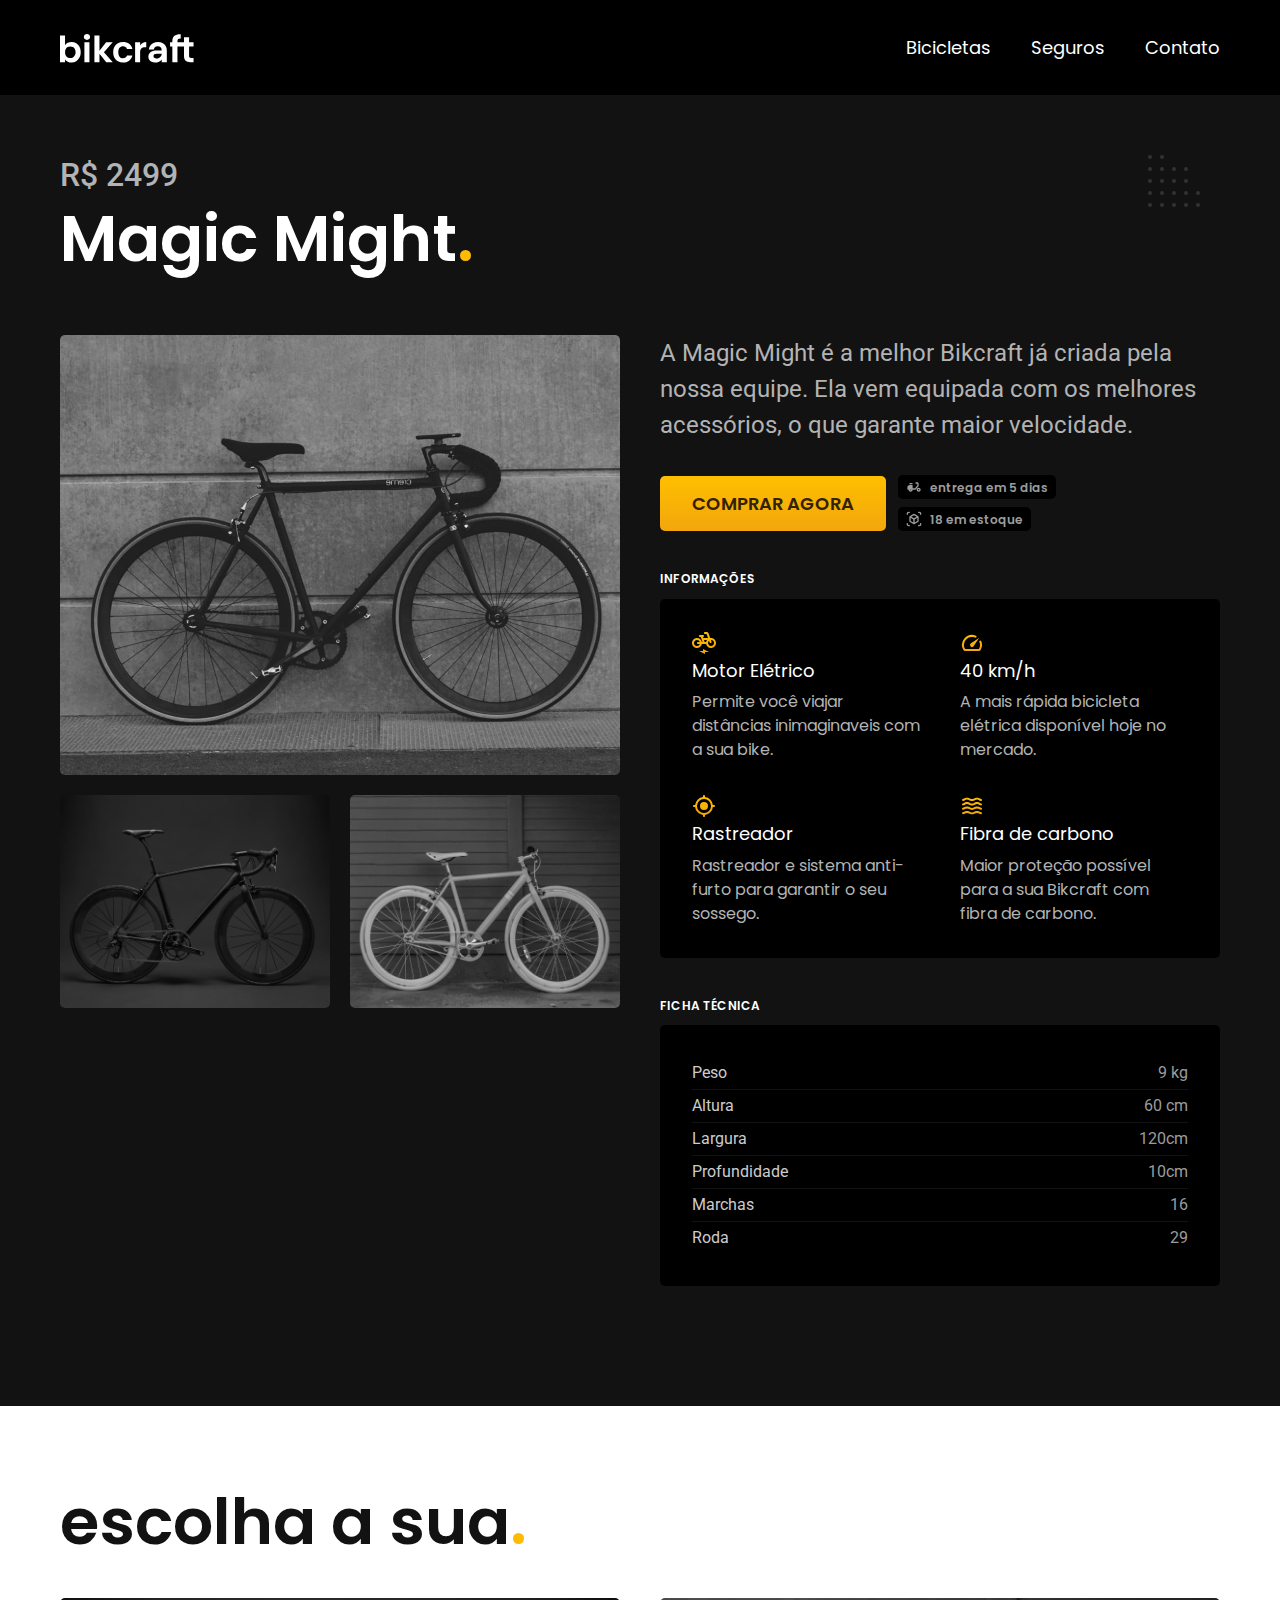
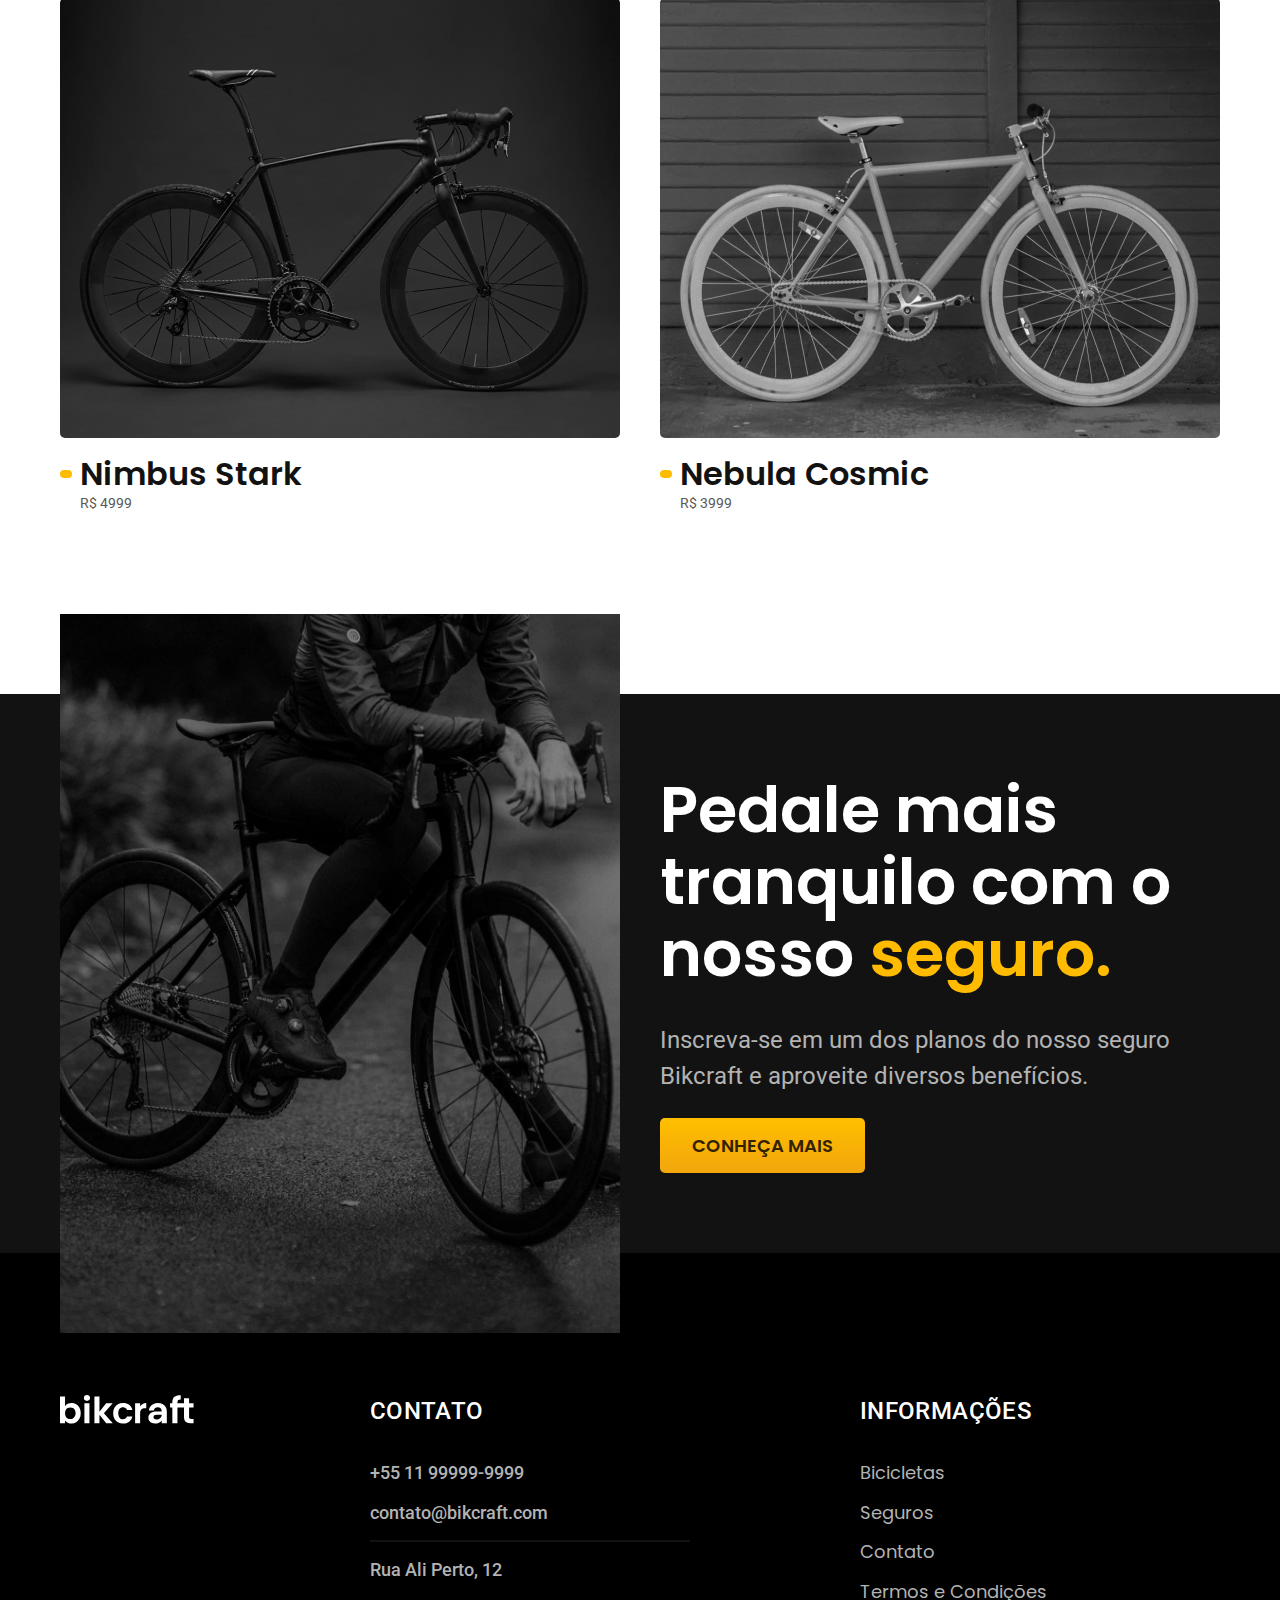
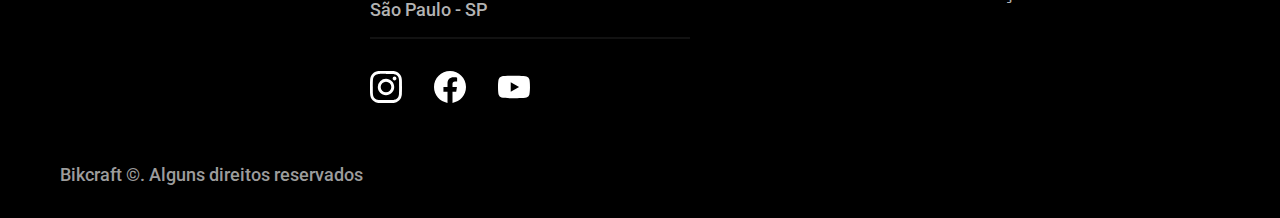
<file: bicicletas/magic.html>
<!DOCTYPE html>
<html lang="pt-br">
<head>
  <meta charset="UTF-8">
  <meta name="viewport" content="width=device-width, initial-scale=1.0">
  <meta name="description" content="A Magic Might é a melhor Bikcraft já criada pela nossa equipe. Ela vem equipada com os melhores acessórios, o que garante maior velocidade.">

  <title>Magic Might | Bikcraft</title>

  <link rel="preload" href="../css/style.min.css" as="style">
  <link rel="stylesheet" href="../css/style.min.css">

  <link rel="shortcut icon" href="../img/favicon.svg" type="image/svg+xml">

  <link rel="preconnect" href="https://fonts.googleapis.com">
  <link rel="preconnect" href="https://fonts.gstatic.com" crossorigin>
  <link href="https://fonts.googleapis.com/css2?family=Merriweather:ital,wght@1,900&family=Poppins:wght@400;600&family=Roboto:wght@400;500&family=Titillium+Web:wght@400;600;700&display=swap" rel="stylesheet">

  <script>document.documentElement.classList.add("js")</script>
</head>
<body id="bicicleta">
  <header class="header-bg">
    <div class="header container">
      <a href="../index.html">
        <img src="../img/bikcraft-logo.svg" width="136" height="32" alt="Logo Bikcraft">
      </a>
      <nav aria-label="primaria">
        <ul class="header-menu font-1-m c0">
          <li><a href="../bicicletas.html">Bicicletas</a></li>
          <li><a href="../seguros.html">Seguros</a></li>
          <li><a href="../contato.html">Contato</a></li>
        </ul>
      </nav>
    </div>
  </header>

  <main class="titulo-bg">
    <div class="titulo container">
      <p class="font-2-xl c5">R$ 2499</p>
      <h1 class="font-1-xxl c0">Magic Might<span class="p1">.</span></h1>
    </div>

    <div class="bicicleta container">
      <div class="bicicleta-img">
        <img src="../img/bicicleta/nimbus 2.jpg" alt="Bicicleta preta">
        <img src="../img/bicicleta/nimbus 1.jpg" alt="Bicicleta preta">
        <img src="../img/bicicleta/nimbus 3.jpg" alt="Bicicleta preta">
      </div>
      <div class="bicicleta-desc">
        <p class="font-2-l c5">
          A Magic Might é a melhor Bikcraft já criada pela nossa equipe. Ela vem equipada com os melhores acessórios, o que garante maior velocidade.
        </p>
        <div class="bicicleta-comprar">
          <a href="../orcamento.html?tipo=bikcraft&produto=magic" class="btn">Comprar agora</a>
            <span class="font-1-xs c6"><img src="../img/icons/entrega.svg" width="16" height="16" alt="">entrega em 5 dias</span>
            <span class="font-1-xs c6"><img src="../img/icons/estoque.svg" width="16" height="16" alt="">18 em estoque</span>
        </div>
        <h2 class="font-1-xs c0">Informações</h2>
        <ul class="bicicleta-info">
          <li>
            <img src="../img/icons/eletrica.svg" width="24" height="24" alt="">
            <h3 class="font-1-m c0">Motor Elétrico</h3>
            <p class="font-1-s c5">Permite você viajar distâncias inimaginaveis com a sua bike.</p>
          </li>
          <li>
            <img src="../img/icons/velocidade.svg" width="24" height="24" alt="">
            <h3 class="font-1-m c0">40 km/h</h3>
            <p class="font-1-s c5">A mais rápida bicicleta elétrica disponível hoje no mercado.</p>
          </li>
          <li>
            <img src="../img/icons/rastreador.svg" width="24" height="24" alt="">
            <h3 class="font-1-m c0">Rastreador</h3>
            <p class="font-1-s c5">Rastreador e sistema anti-furto para garantir o seu sossego.</p>
          </li>
          <li>
            <img src="../img/icons/carbono.svg" width="24" height="24" alt="">
            <h3 class="font-1-m c0">Fibra de carbono</h3>
            <p class="font-1-s c5">Maior proteção possível para a sua Bikcraft com fibra de carbono.</p>
          </li>
        </ul>
        <h2 class="font-1-xs c0">Ficha técnica</h2>
        <ul class="bicicleta-ficha font-2-s c4">
          <li>Peso <span class="c6">9 kg</span></li>
          <li>Altura <span class="c6">60 cm</span></li>
          <li>Largura <span class="c6">120cm</span></li>
          <li>Profundidade <span class="c6">10cm</span></li>
          <li>Marchas <span class="c6">16</span></li>
          <li>Roda <span class="c6">29</span></li>
        </ul>
      </div>
    </div>
  </main>

  <article class="bicicletas-lista container">
    <h2 class="font-1-xxl c11">escolha a sua<span class="p1">.<span></h2>

    <ul class="bicicletas-lista-itens">
      <li>
        <a href="./nimbus.html">
          <img src="../img/bicicleta/nimbus 1.jpg" alt="Bicicleta preta">
          <h3 class="font-1-xl c11">Nimbus Stark</h3>
          <span class="font-2-xs c8">R$ 4999</span>
        </a>
      </li>
      <li>
        <a href="./nebula.html">
          <img src="../img/bicicleta/nimbus 3.jpg" alt="Bicicleta branca">
          <h3 class="font-1-xl c11">Nebula Cosmic</h3>
          <span class="font-2-xs c8">R$ 3999</span>
        </a>
      </li>
    </ul>
  </article>

  <article class="seguro-bg">
    <div class="seguro container">
      <div class="seguro-img">
        <img src="../img/fotos/seguros.jpg" width="1360" height="1520" alt="Pessoa sentada em uma bicicleta">
      </div>
      <div class="seguro-desc">
        <h2 class="font-1-xxl c0">Pedale mais tranquilo com o nosso <span class="p1">seguro.</span></h2>
        <p class="font-2-l c5">
          Inscreva-se em um dos planos do nosso seguro Bikcraft e aproveite diversos benefícios.
        </p>
        <a href="../seguros.html" class="btn">Conheça mais</a>
      </div>
    </div>
  </article>

  <footer class="footer-bg">
    <div class="footer container">
      <a href="../index.html"><img src="../img/bikcraft-logo.svg" width="136" height="32" alt="Logo Bikcraft"></a>
      <div class="footer-contato">
        <h3 class="font-2-l-b c0">Contato</h3>
        <ul class="font-2-m c5">
          <li><a href="tel:+5511999999999">+55 11 99999-9999</a></li>
          <li><a href="mailto:contato@bikcraft.com">contato@bikcraft.com</a></li>
          <li>Rua Ali Perto, 12</li>
          <li>São Paulo - SP</li>
        </ul>
        <div class="footer-redes">
          <a href="www.instagram.com"><img src="../img/redes/instagram.svg" width="32" height="32" alt="instagram"></a>
          <a href="www.facebook.com"><img src="../img/redes/facebook.svg" width="32" height="32" alt="facebook"></a>
          <a href="www.youtube.com"><img src="../img/redes/youtube.svg" width="32" height="32" alt="youtube"></a>
        </div>
      </div>
      <div class="footer-info">
        <h3 class="font-2-l-b c0">Informações</h3>
        <nav>
          <ul class="font-1-m c5">
            <li><a href="../bicicletas.html">Bicicletas</a></li>
            <li><a href="../seguros.html">Seguros</a></li>
            <li><a href="../contato.html">Contato</a></li>
            <li><a href="../termos-condicoes.html">Termos e Condições</a></li>
          </ul>
        </nav>
      </div>
      <p class="font-2-m c6">Bikcraft ©. Alguns direitos reservados</p>
    </div>
  </footer>

  <script src="../js/script.js"></script>
</body>
</html>
</file>
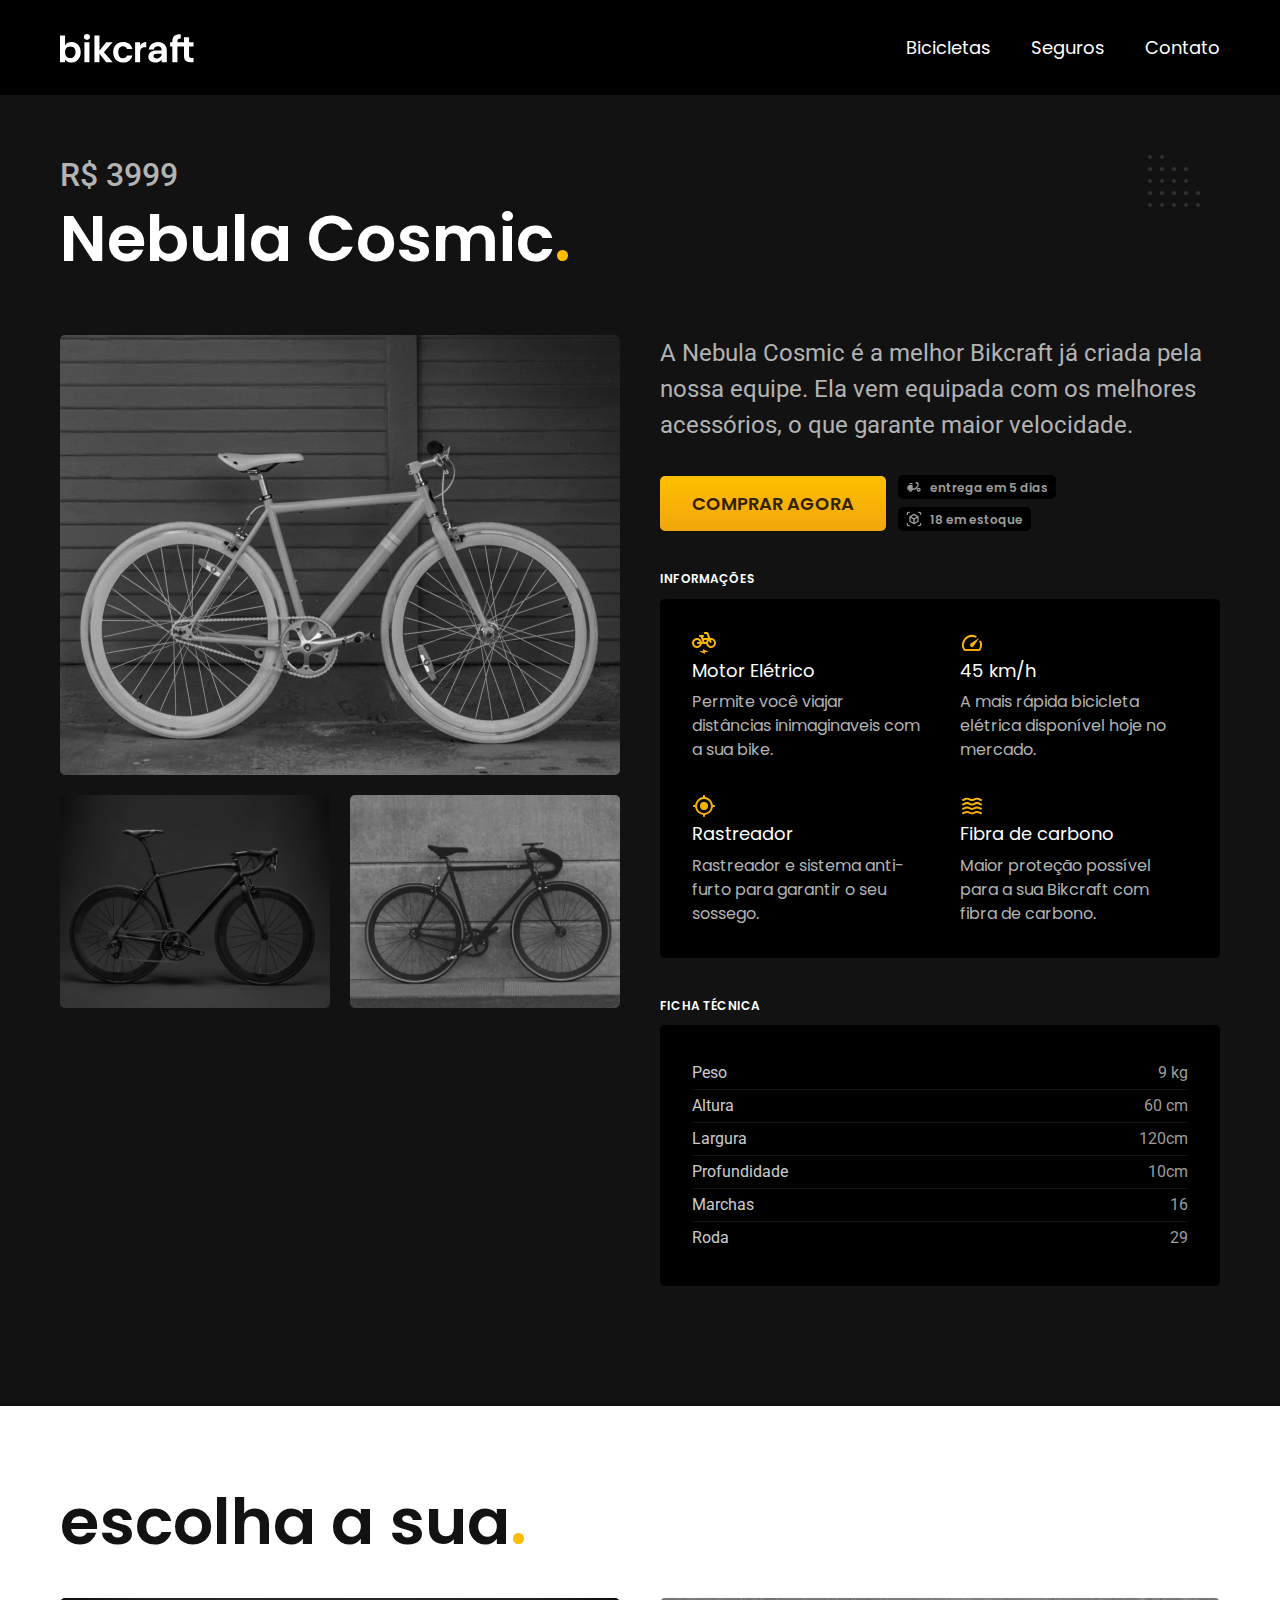
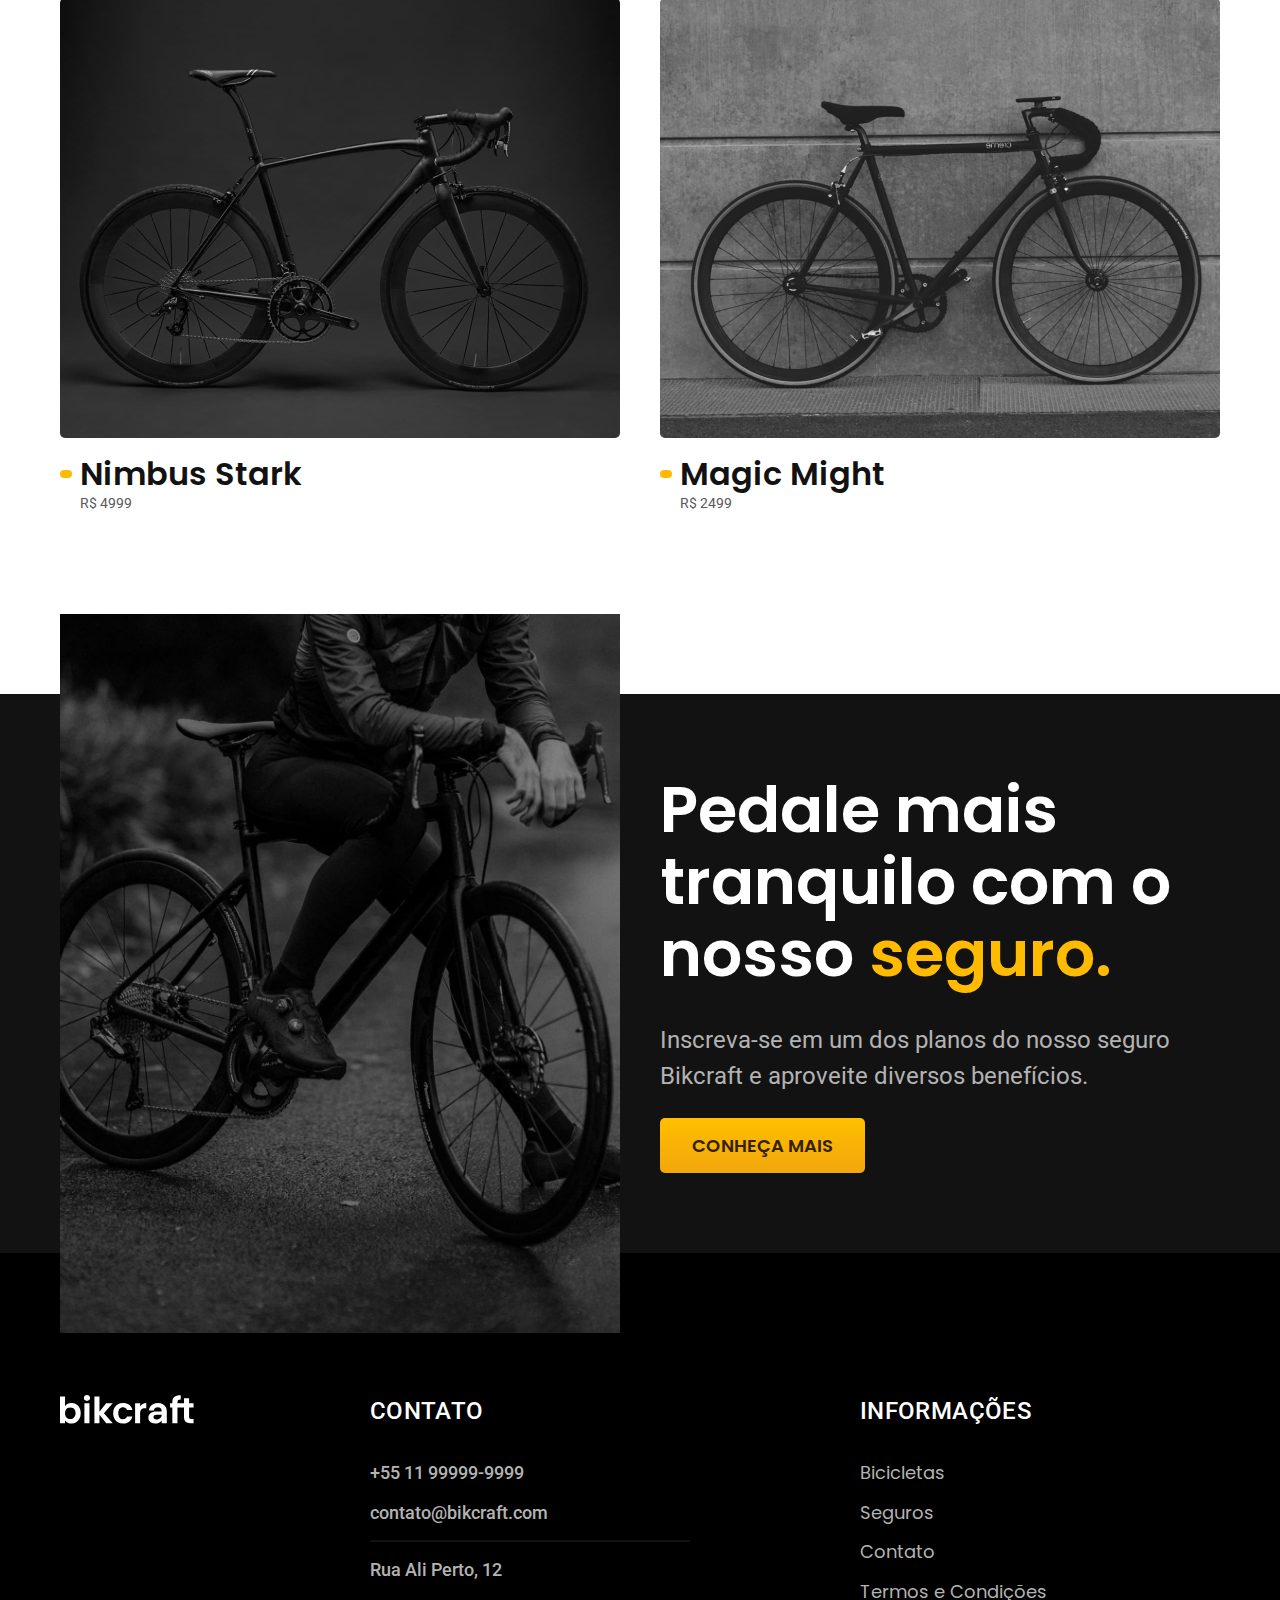
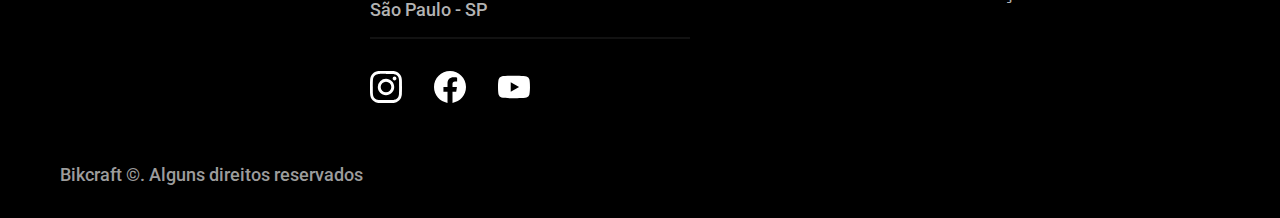
<file: bicicletas/nebula.html>
<!DOCTYPE html>
<html lang="pt-br">
<head>
  <meta charset="UTF-8">
  <meta name="viewport" content="width=device-width, initial-scale=1.0">
  <meta name="description" content="A Nebula Cosmic é a melhor Bikcraft já criada pela nossa equipe. Ela vem equipada com os melhores acessórios, o que garante maior velocidade.">

  <title>Nebula Cosmic | Bikcraft</title>

  <link rel="preload" href="../css/style.min.css" as="style">
  <link rel="stylesheet" href="../css/style.min.css">

  <link rel="shortcut icon" href="../img/favicon.svg" type="image/svg+xml">

  <link rel="preconnect" href="https://fonts.googleapis.com">
  <link rel="preconnect" href="https://fonts.gstatic.com" crossorigin>
  <link href="https://fonts.googleapis.com/css2?family=Merriweather:ital,wght@1,900&family=Poppins:wght@400;600&family=Roboto:wght@400;500&family=Titillium+Web:wght@400;600;700&display=swap" rel="stylesheet">

  <script>document.documentElement.classList.add("js")</script>
</head>
<body id="bicicleta">
  <header class="header-bg">
    <div class="header container">
      <a href="../index.html">
        <img src="../img/bikcraft-logo.svg" width="136" height="32" alt="Logo Bikcraft">
      </a>
      <nav aria-label="primaria">
        <ul class="header-menu font-1-m c0">
          <li><a href="../bicicletas.html">Bicicletas</a></li>
          <li><a href="../seguros.html">Seguros</a></li>
          <li><a href="../contato.html">Contato</a></li>
        </ul>
      </nav>
    </div>
  </header>

  <main class="titulo-bg">
    <div>
      <div class="titulo container">
        <p class="font-2-xl c5">R$ 3999</p>
        <h1 class="font-1-xxl c0">Nebula Cosmic<span class="p1">.</span></h1>
      </div>
    </div>

    <div class="bicicleta container">
      <div class="bicicleta-img">
        <img src="../img/bicicleta/nimbus 3.jpg" alt="Bicicleta preta">
        <img src="../img/bicicleta/nimbus 1.jpg" alt="Bicicleta preta">
        <img src="../img/bicicleta/nimbus 2.jpg" alt="Bicicleta preta">
      </div>
      <div class="bicicleta-desc">
        <p class="font-2-l c5">
          A Nebula Cosmic é a melhor Bikcraft já criada pela nossa equipe. Ela vem equipada com os melhores acessórios, o que garante maior velocidade.
        </p>
        <div class="bicicleta-comprar">
          <a href="../orcamento.html?tipo=bikcraft&produto=nebula" class="btn">Comprar agora</a>
            <span class="font-1-xs c6"><img src="../img/icons/entrega.svg" width="16" height="16" alt="">entrega em 5 dias</span>
            <span class="font-1-xs c6"><img src="../img/icons/estoque.svg" width="16" height="16" alt="">18 em estoque</span>
        </div>
        <h2 class="font-1-xs c0">Informações</h2>
        <ul class="bicicleta-info">
          <li>
            <img src="../img/icons/eletrica.svg" width="24" height="24" alt="">
            <h3 class="font-1-m c0">Motor Elétrico</h3>
            <p class="font-1-s c5">Permite você viajar distâncias inimaginaveis com a sua bike.</p>
          </li>
          <li>
            <img src="../img/icons/velocidade.svg" width="24" height="24" alt="">
            <h3 class="font-1-m c0">45 km/h</h3>
            <p class="font-1-s c5">A mais rápida bicicleta elétrica disponível hoje no mercado.</p>
          </li>
          <li>
            <img src="../img/icons/rastreador.svg" width="24" height="24" alt="">
            <h3 class="font-1-m c0">Rastreador</h3>
            <p class="font-1-s c5">Rastreador e sistema anti-furto para garantir o seu sossego.</p>
          </li>
          <li>
            <img src="../img/icons/carbono.svg" width="24" height="24" alt="">
            <h3 class="font-1-m c0">Fibra de carbono</h3>
            <p class="font-1-s c5">Maior proteção possível para a sua Bikcraft com fibra de carbono.</p>
          </li>
        </ul>
        <h2 class="font-1-xs c0">Ficha técnica</h2>
        <ul class="bicicleta-ficha font-2-s c4">
          <li>Peso <span class="c6">9 kg</span></li>
          <li>Altura <span class="c6">60 cm</span></li>
          <li>Largura <span class="c6">120cm</span></li>
          <li>Profundidade <span class="c6">10cm</span></li>
          <li>Marchas <span class="c6">16</span></li>
          <li>Roda <span class="c6">29</span></li>
        </ul>
      </div>
    </div>
  </main>

  <article class="bicicletas-lista container">
    <h2 class="font-1-xxl c11">escolha a sua<span class="p1">.<span></h2>

    <ul class="bicicletas-lista-itens">
      <li>
        <a href="./nimbus.html">
          <img src="../img/bicicleta/nimbus 1.jpg" alt="Bicicleta preta">
          <h3 class="font-1-xl c11">Nimbus Stark</h3>
          <span class="font-2-xs c8">R$ 4999</span>
        </a>
      </li>
      <li>
        <a href="./magic.html">
          <img src="../img/bicicleta/nimbus 2.jpg" alt="Bicicleta preta">
          <h3 class="font-1-xl c11">Magic Might</h3>
          <span class="font-2-xs c8">R$ 2499</span>
        </a>
      </li>
    </ul>
  </article>

  <article class="seguro-bg">
    <div class="seguro container">
      <div class="seguro-img">
        <img src="../img/fotos/seguros.jpg" width="1360" height="1520" alt="Pessoa sentada em uma bicicleta">
      </div>
      <div class="seguro-desc">
        <h2 class="font-1-xxl c0">Pedale mais tranquilo com o nosso <span class="p1">seguro.</span></h2>
        <p class="font-2-l c5">
          Inscreva-se em um dos planos do nosso seguro Bikcraft e aproveite diversos benefícios.
        </p>
        <a href="../seguros.html" class="btn">Conheça mais</a>
      </div>
    </div>
  </article>
  
  <footer class="footer-bg">
    <div class="footer container">
      <a href="../index.html"><img src="../img/bikcraft-logo.svg" width="136" height="32" alt="Logo Bikcraft"></a>
      <div class="footer-contato">
        <h3 class="font-2-l-b c0">Contato</h3>
        <ul class="font-2-m c5">
          <li><a href="tel:+5511999999999">+55 11 99999-9999</a></li>
          <li><a href="mailto:contato@bikcraft.com">contato@bikcraft.com</a></li>
          <li>Rua Ali Perto, 12</li>
          <li>São Paulo - SP</li>
        </ul>
        <div class="footer-redes">
          <a href="www.instagram.com"><img src="../img/redes/instagram.svg" width="32" height="32" alt="instagram"></a>
          <a href="www.facebook.com"><img src="../img/redes/facebook.svg" width="32" height="32" alt="facebook"></a>
          <a href="www.youtube.com"><img src="../img/redes/youtube.svg" width="32" height="32" alt="youtube"></a>
        </div>
      </div>
      <div class="footer-info">
        <h3 class="font-2-l-b c0">Informações</h3>
        <nav>
          <ul class="font-1-m c5">
            <li><a href="../bicicletas.html">Bicicletas</a></li>
            <li><a href="../seguros.html">Seguros</a></li>
            <li><a href="../contato.html">Contato</a></li>
            <li><a href="../termos-condicoes.html">Termos e Condições</a></li>
          </ul>
        </nav>
      </div>
      <p class="font-2-m c6">Bikcraft ©. Alguns direitos reservados</p>
    </div>
  </footer>
  
  <script src="../js/script.js"></script>
</body>
</html>
</file>
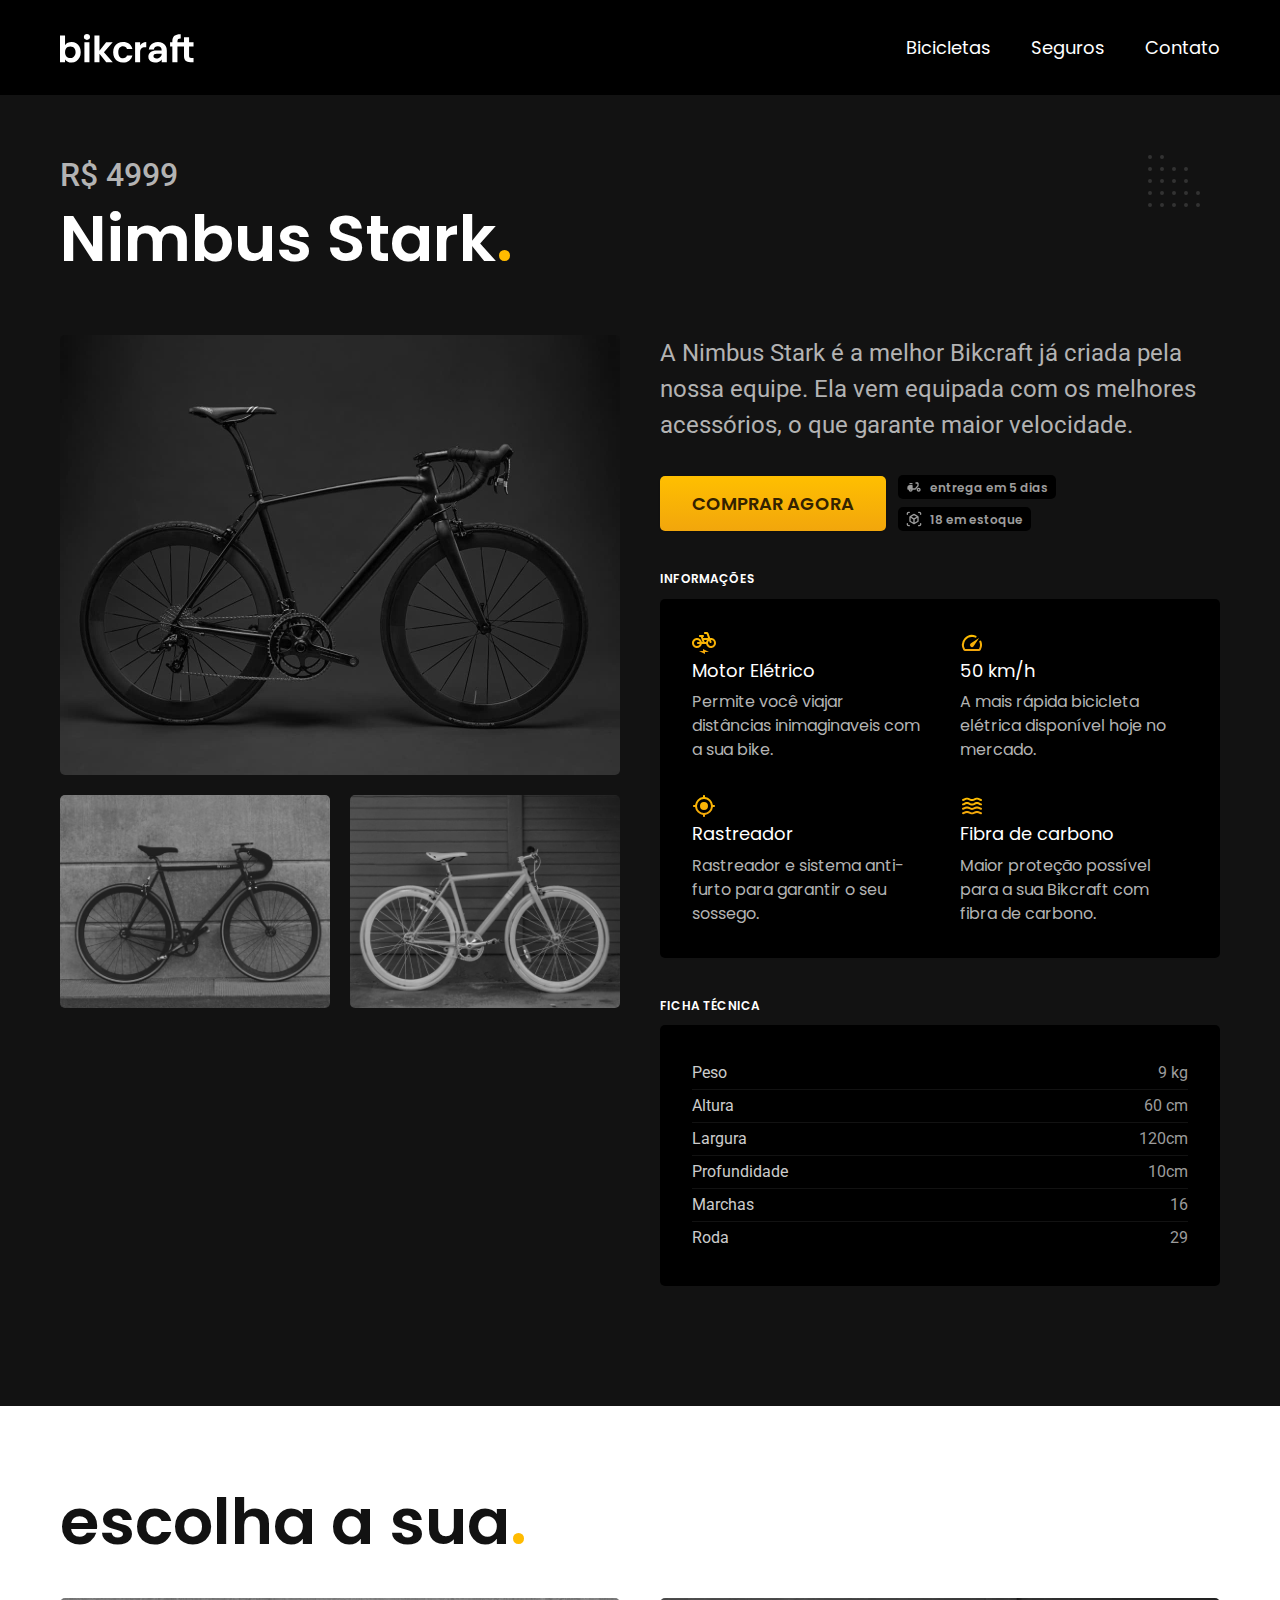
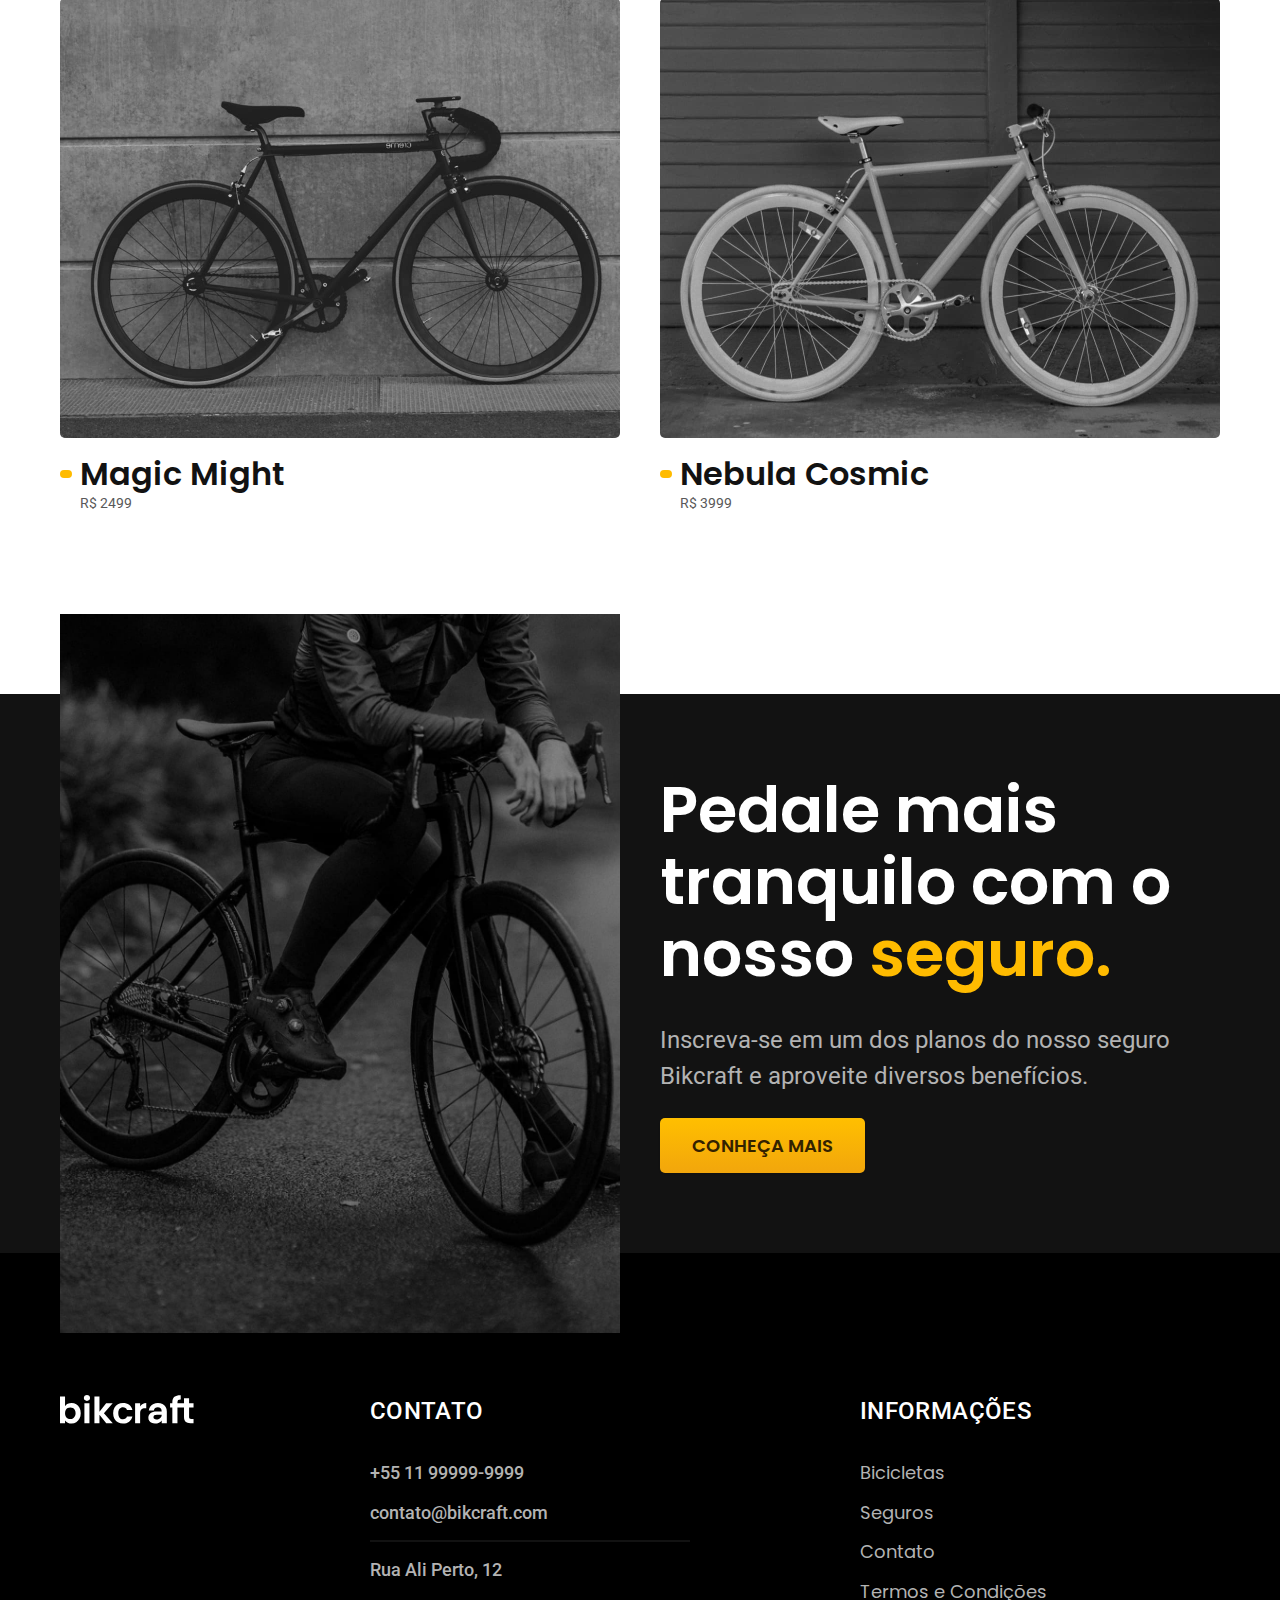
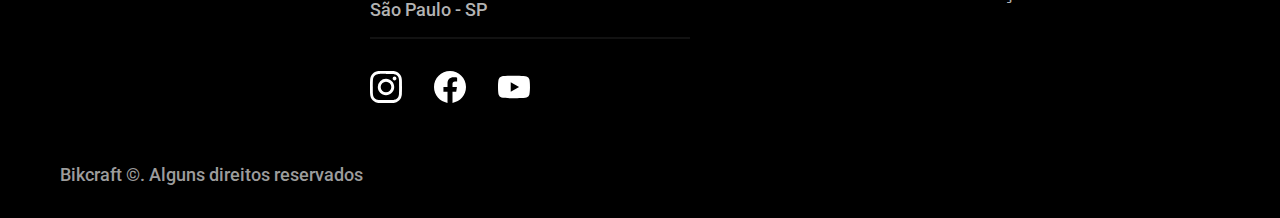
<file: bicicletas/nimbus.html>
<!DOCTYPE html>
<html lang="pt-br">
<head>
  <meta charset="UTF-8">
  <meta name="viewport" content="width=device-width, initial-scale=1.0">
  <meta name="description" content="A Nimbus Stark é a melhor Bikcraft já criada pela nossa equipe. Ela vem equipada com os melhores acessórios, o que garante maior velocidade.">

  <title>Nimbus Stark | Bikcraft</title>

  <link rel="preload" href="../css/style.min.css" as="style">
  <link rel="stylesheet" href="../css/style.min.css">

  <link rel="shortcut icon" href="../img/favicon.svg" type="image/svg+xml">

  <link rel="preconnect" href="https://fonts.googleapis.com">
  <link rel="preconnect" href="https://fonts.gstatic.com" crossorigin>
  <link href="https://fonts.googleapis.com/css2?family=Merriweather:ital,wght@1,900&family=Poppins:wght@400;600&family=Roboto:wght@400;500&family=Titillium+Web:wght@400;600;700&display=swap" rel="stylesheet">

  <script>document.documentElement.classList.add("js")</script>
</head>
<body id="bicicleta">
  <header class="header-bg">
    <div class="header container">
      <a href="../index.html">
        <img src="../img/bikcraft-logo.svg" width="136" height="32" alt="Logo Bikcraft">
      </a>
      <nav aria-label="primaria">
        <ul class="header-menu font-1-m c0">
          <li><a href="../bicicletas.html">Bicicletas</a></li>
          <li><a href="../seguros.html">Seguros</a></li>
          <li><a href="../contato.html">Contato</a></li>
        </ul>
      </nav>
    </div>
  </header>

  <main class="titulo-bg">
    <div class="titulo container">
      <p class="font-2-xl c5">R$ 4999</p>
      <h1 class="font-1-xxl c0">Nimbus Stark<span class="p1">.</span></h1>
    </div>

    <div class="bicicleta container">
      <div class="bicicleta-img">
        <img src="../img/bicicleta/nimbus 1.jpg" alt="Bicicleta preta">
        <img src="../img/bicicleta/nimbus 2.jpg" alt="Bicicleta preta">
        <img src="../img/bicicleta/nimbus 3.jpg" alt="Bicicleta preta">
      </div>
      <div class="bicicleta-desc">
        <p class="font-2-l c5">
          A Nimbus Stark é a melhor Bikcraft já criada pela nossa equipe. Ela vem equipada com os melhores acessórios, o que garante maior velocidade.
        </p>
        <div class="bicicleta-comprar">
          <a href="../orcamento.html?tipo=bikcraft&produto=nimbus" class="btn">Comprar agora</a>
            <span class="font-1-xs c6"><img src="../img/icons/entrega.svg" width="16" height="16" alt="">entrega em 5 dias</span>
            <span class="font-1-xs c6"><img src="../img/icons/estoque.svg" alt="">18 em estoque</span>
        </div>
        <h2 class="font-1-xs c0">Informações</h2>
        <ul class="bicicleta-info">
          <li>
            <img src="../img/icons/eletrica.svg" width="24" height="24" alt="">
            <h3 class="font-1-m c0">Motor Elétrico</h3>
            <p class="font-1-s c5">Permite você viajar distâncias inimaginaveis com a sua bike.</p>
          </li>
          <li>
            <img src="../img/icons/velocidade.svg" width="24" height="24" alt="">
            <h3 class="font-1-m c0">50 km/h</h3>
            <p class="font-1-s c5">A mais rápida bicicleta elétrica disponível hoje no mercado.</p>
          </li>
          <li>
            <img src="../img/icons/rastreador.svg" width="24" height="24" alt="">
            <h3 class="font-1-m c0">Rastreador</h3>
            <p class="font-1-s c5">Rastreador e sistema anti-furto para garantir o seu sossego.</p>
          </li>
          <li>
            <img src="../img/icons/carbono.svg" width="24" height="24" alt="">
            <h3 class="font-1-m c0">Fibra de carbono</h3>
            <p class="font-1-s c5">Maior proteção possível para a sua Bikcraft com fibra de carbono.</p>
          </li>
        </ul>
        <h2 class="font-1-xs c0">Ficha técnica</h2>
        <ul class="bicicleta-ficha font-2-s c4">
          <li>Peso <span class="c6">9 kg</span></li>
          <li>Altura <span class="c6">60 cm</span></li>
          <li>Largura <span class="c6">120cm</span></li>
          <li>Profundidade <span class="c6">10cm</span></li>
          <li>Marchas <span class="c6">16</span></li>
          <li>Roda <span class="c6">29</span></li>
        </ul>
      </div>
    </div>
  </main>

  <article class="bicicletas-lista container">
    <h2 class="font-1-xxl c11">escolha a sua<span class="p1">.<span></h2>

    <ul class="bicicletas-lista-itens">
      <li>
        <a href="./magic.html">
          <img src="../img/bicicleta/nimbus 2.jpg" alt="Bicicleta preta">
          <h3 class="font-1-xl c11">Magic Might</h3>
          <span class="font-2-xs c8">R$ 2499</span>
        </a>
      </li>
      <li>
        <a href="./nebula.html">
          <img src="../img/bicicleta/nimbus 3.jpg" alt="Bicicleta branca">
          <h3 class="font-1-xl c11">Nebula Cosmic</h3>
          <span class="font-2-xs c8">R$ 3999</span>
        </a>
      </li>
    </ul>
  </article>

  <article class="seguro-bg">
    <div class="seguro container">
      <div class="seguro-img">
        <img src="../img/fotos/seguros.jpg" width="1360" height="1520" alt="Pessoa sentada em uma bicicleta">
      </div>
      <div class="seguro-desc">
        <h2 class="font-1-xxl c0">Pedale mais tranquilo com o nosso <span class="p1">seguro.</span></h2>
        <p class="font-2-l c5">
          Inscreva-se em um dos planos do nosso seguro Bikcraft e aproveite diversos benefícios.
        </p>
        <a href="../seguros.html" class="btn">Conheça mais</a>
      </div>
    </div>
  </article>

  <footer class="footer-bg">
    <div class="footer container">
      <a href="../index.html"><img src="../img/bikcraft-logo.svg" width="136" height="32" alt="Logo Bikcraft"></a>
      <div class="footer-contato">
        <h3 class="font-2-l-b c0">Contato</h3>
        <ul class="font-2-m c5">
          <li><a href="tel:+5511999999999">+55 11 99999-9999</a></li>
          <li><a href="mailto:contato@bikcraft.com">contato@bikcraft.com</a></li>
          <li>Rua Ali Perto, 12</li>
          <li>São Paulo - SP</li>
        </ul>
        <div class="footer-redes">
          <a href="www.instagram.com"><img src="../img/redes/instagram.svg" width="32" height="32" alt="instagram"></a>
          <a href="www.facebook.com"><img src="../img/redes/facebook.svg" width="32" height="32" alt="facebook"></a>
          <a href="www.youtube.com"><img src="../img/redes/youtube.svg" width="32" height="32" alt="youtube"></a>
        </div>
      </div>
      <div class="footer-info">
        <h3 class="font-2-l-b c0">Informações</h3>
        <nav>
          <ul class="font-1-m c5">
            <li><a href="../bicicletas.html">Bicicletas</a></li>
            <li><a href="../seguros.html">Seguros</a></li>
            <li><a href="../contato.html">Contato</a></li>
            <li><a href="../termos-condicoes.html">Termos e Condições</a></li>
          </ul>
        </nav>
      </div>
      <p class="font-2-m c6">Bikcraft ©. Alguns direitos reservados</p>
    </div>
  </footer>

  <script src="../js/script.js"></script>
</body>
</html>
</file>
<file: css/style.min.css>
body{margin:0;font-family:Arial,Helvetica,sans-serif}ul{padding:0;list-style:none}a{text-decoration:none;color:inherit}blockquote,dd,h1,h2,h3,h4,p,ul{margin:0}img{max-width:100%;height:auto;display:block}img[src$=".jpg"]{border-radius:5px}.font-display{font:900 2.25rem/1.3 Merriweather,sans-serif}.font-1-xs{font:600 0.75rem/1.3 Poppins,sans-serif}.font-2-xs{font:400 0.875rem/1.4 Roboto,sans-serif}.font-1-s{font:400 1rem/1.5 Poppins,sans-serif}.font-2-s{font:400 1rem/1.5 Roboto,sans-serif}.font-1-m{font:400 1.125rem/1.3 Poppins,sans-serif}.font-1-m-b{font:600 1.125rem/1.3 Poppins,sans-serif}.font-2-m{font:500 1.125rem/1.3 Roboto,sans-serif}.font-1-l{font:400 1.5rem/1.5 Poppins,sans-serif}.font-2-l,.font-2-l-b{font:400 1.5rem/1.5 Roboto,sans-serif}.font-2-l-b{font-weight:500;letter-spacing:.015em;text-transform:uppercase}.font-1-xl{font:600 2rem/1.25 Poppins,sans-serif}.font-2-xl{font:500 2rem/1.25 Roboto,sans-serif}.font-1-xxl{font:600 4rem/1.125 Poppins,sans-serif}@media (max-width:1200px){.font-1-xxl{font-size:3rem}.font-2-l,.font-2-l-b{font-size:1.25rem}}@media (max-width:800px){.font-1-xxl{font-size:2.5rem}.font-1-xl{font-size:1.5rem}}:root{--c0:#ffffff;--c1:#f7f7f7;--c2:#ededed;--c3:#dedede;--c4:#cccccc;--c5:#b3b3b3;--c6:#9c9c9c;--c7:#707070;--c8:#595959;--c9:#404040;--c10:#2e2e2e;--c11:#121212;--c12:#000000;--p1:#ffbb00;--p2:#e4a30b;--p3:#a66f00;--p4:#664400;--p5:#332200;--gradiente1:linear-gradient(#ffbf00, #f2a60c);--gradiente2:linear-gradient(#ffb60d, #e59017)}.c0{color:var(--c0)}.c1{color:var(--c1)}.c2{color:var(--c2)}.c3{color:var(--c3)}.c4{color:var(--c4)}.c5{color:var(--c5)}.c6{color:var(--c6)}.c7{color:var(--c7)}.c8{color:var(--c8)}.c9{color:var(--c9)}.c10{color:var(--c10)}.c11{color:var(--c11)}.c12{color:var(--c12)}.p1{color:var(--p1)}.p2{color:var(--p2)}.p3{color:var(--p3)}.p4{color:var(--p4)}.p5{color:var(--p5)}.js .fadeInDown{transform:translate3d(0,-20px,0)}.js .fadeInUp{transform:translate3d(0,20px,0)}.js .fadeInRight{transform:translate3d(20px,0,0)}.js .fadeInLeft{transform:translate3d(-20px,0,0)}.js [data-anime]{opacity:0}.js .anime{opacity:1;transform:none;transition:transform .8s,opacity .8s}.form{display:grid;grid-template-columns:1fr 1fr;gap:20px}.form label{display:block;font:400 1rem/1.5 Poppins,sans-serif;margin-bottom:4px}.form input[type=email],.form input[type=text],.form textarea{font:400 1rem/1.5 Roboto,sans-serif;background:var(--c1);padding:12px 20px;border:1px solid var(--c2);border-radius:5px;width:100%;box-sizing:border-box}.form input[type=email]:focus,.form input[type=text]:focus,.form textarea:focus{background:var(--c0);outline:0;border:1px solid var(--p1);box-shadow:0 0 0 2px #fea}.form .col-2{grid-column:span 2}@media (max-width:600px){.form{grid-template-columns:1fr}.form .col-2{grid-column:1}}.header-bg{background:var(--c12)}.header{display:flex;flex-wrap:wrap;gap:20px;justify-content:space-between;align-items:center;padding-top:20px;padding-bottom:20px}.header-menu{display:flex;flex-wrap:wrap;gap:40px}.header-menu a{display:inline-block;position:relative;padding:16px 0}.header-menu a::after{content:"";display:block;position:absolute;height:2px;width:0;margin-top:4px;background:var(--c0);transition:.3s}.header-menu a.ativo::after,.header-menu a:hover::after{width:100%}@media (max-width:800px){.header-menu{gap:20px}.header-menu a{background:var(--c11);padding:12px 16px;border-radius:5px}.header-menu a:hover{background:var(--c10)}.header-menu a::after{display:none}}@media (max-width:600px){.header{justify-content:center}.header-menu{gap:12px}.header-menu a{padding:8px 12px;font-size:1rem}}.footer-bg{background:var(--c12)}.footer{display:grid;grid-template-columns:3fr 5fr 4fr;gap:40px;padding-top:60px;padding-bottom:32px}.footer h3{margin-bottom:32px}.footer a:hover{color:var(--c2)}.footer li{margin-bottom:16px}.footer-contato ul{margin-bottom:32px}.footer-contato li:nth-child(2n)::after{content:"";display:block;width:320px;height:2px;margin-top:16px;background:var(--c11)}.footer-redes{display:flex;gap:32px;margin-bottom:20px}.footer p{grid-column:1/-1}@media (max-width:800px){.footer{grid-template-columns:1fr 1fr}.footer>a{grid-column:1/-1;justify-self:center;margin-bottom:16px}}@media (max-width:600px){.footer{grid-template-columns:1fr;gap:60px}.footer>a{margin-bottom:0}.footer h3{margin-bottom:16px}.footer li{margin-bottom:8px}}.container{max-width:1200px;margin-left:auto;margin-right:auto;padding-left:20px;padding-right:20px;box-sizing:border-box}.btn{font:600 1.125rem/1.3 Poppins,sans-serif;display:inline-block;background:var(--gradiente1);color:var(--p5);box-shadow:0 1px 2px rgba(0,0,0,.1);padding:16px 32px;max-width:max-content;text-transform:uppercase;border:none;border-radius:5px;cursor:pointer}.btn:hover{background:var(--gradiente2)}.btn.secundario{background:var(--c10);color:var(--c4)}.btn.secundario:hover{background:var(--c9)}.btn.seta{display:flex;align-items:center}.btn.seta::after{content:"";display:inline-block;width:18px;height:10px;margin-left:12px;background:url(/img/icons/seta.svg)}.btn.seta:hover::after{transform:translateX(4px);transition:transform .2s}.link{display:inline-block;font:600 1.5rem/1.5 Poppins,sans-serif;letter-spacing:.015;text-transform:uppercase;color:var(--p1)}.link::after{display:block;content:"";width:100%;height:4px;top:30px;left:0;background:currentColor}.link:hover{color:var(--c0)}.titulo-bg{background:var(--c11);padding-top:60px;padding-bottom:60px}.titulo{background:url("../img/dec/top-right.svg") no-repeat top right 40px}.titulo p{margin-bottom:8px}@media (max-width:800px){.titulo-bg{padding-top:40px;padding-bottom:40px}.titulo p{font-size:1rem;font-weight:400;text-transform:lowercase}}@media (max-width:600px){.btn{font-size:1rem;padding:16px 20px}}.intro-bg{background:var(--c12) url("../img/dec/bottom-left.svg") no-repeat bottom 160px left 40px;box-shadow:inset 0 -120px var(--c0)}.intro{display:grid;grid-template-columns:1fr 1fr;gap:0 40px}.intro h1{margin-bottom:32px}.intro p{margin-bottom:24px}.intro img{width:100%;height:100%;object-fit:cover}.intro-desc{align-self:end;padding-bottom:200px}@media (max-width:800px){.intro-bg{background:var(--c11);padding-top:40px;box-shadow:inset 0 -60px var(--c0)}.intro{grid-template-columns:1fr;gap:40px}.intro-desc{padding-bottom:0}.intro h1{margin-bottom:16px}.intro img{height:300px;width:100%}}.tecnologia-bg{background:var(--c11);box-shadow:inset 0 80px var(--c0),inset 0 -80px var(--c0)}.tecnologia{display:grid;grid-template-columns:1fr 1fr;gap:40px}.tecnologia-desc{padding:160px 0}.tecnologia-desc>span{display:block;margin-bottom:20px}.tecnologia-desc h2{margin-bottom:32px}.tecnologia-desc>p{margin-bottom:20px}.tecnologia-desc a{margin-bottom:80px}.tecnologia-vantagens{display:flex;gap:40px}.tecnologia-vantagens h3{width:max-content;margin-bottom:8px}.tecnologia-vantagens img{width:24px;margin-bottom:8px}.tecnologia-img img{width:100%;height:100%;object-fit:cover;object-position:left}@media (max-width:800px){.tecnologia-bg{box-shadow:initial}.tecnologia{grid-template-columns:1fr}.tecnologia-desc{padding-top:80px;padding-bottom:80px}.tecnologia-desc a{margin-bottom:60px}.tecnologia-img{display:none}}@media (max-width:600px){.tecnologia-vantagens{flex-direction:column}}.parceiros{padding:80px 0 120px}.parceiros h2{margin-bottom:60px}.parceiros-lista{display:grid;grid-template-columns:repeat(4,1fr);max-width:1600px;margin:0 auto;padding:0 20px}.parceiros-lista li{display:flex;padding:32px;border-left:2px solid var(--c2)}.parceiros-lista li:first-child,.parceiros-lista li:nth-child(5){border-left:none}.parceiros-lista li:nth-child(n+5){border-top:2px solid var(--c2)}.parceiros-lista img{margin:auto}@media (max-width:600px){.parceiros{padding-bottom:60px}.parceiros h2{margin-bottom:30px}.parceiros-lista{grid-template-columns:repeat(2,1fr)}.parceiros-lista li{padding:20px}.parceiros-lista li:nth-child(3),.parceiros-lista li:nth-child(7){border-left:none}.parceiros-lista li:nth-child(n+3){border-top:2px solid var(--c2)}}.depoimento{display:grid;grid-template-columns:1fr 1fr;background:var(--p1);overflow:hidden}.depoimento img{width:100%;height:100%;object-fit:cover;border-radius:0}.depoimento-desc{background:url("../img/dec/bottom-right-p.svg") no-repeat bottom 40px right 40px;padding:40px 40px 80px 80px;align-self:end}.depoimento-desc p{position:relative;font-family:Merriweather,serif;font-style:italic;font-weight:900;max-width:32ch;margin-bottom:32px}.depoimento-desc p::after,.depoimento-desc p::before{position:absolute;font-size:5rem;color:var(--p2)}.depoimento-desc p::before{content:"“";top:-20px;left:-44px}.depoimento-desc p::after{content:"”"}@media (min-width:1200px){.depoimento-img{max-height:520px}}@media (max-width:800px){.depoimento{grid-template-columns:1fr;text-align:center}.depoimento img{max-height:200px}.depoimento-desc{padding:40px 20px;justify-self:center}}.bicicletas-lista{padding-top:80px;padding-bottom:80px}.bicicletas-lista h2{margin-bottom:40px}.bicicletas-lista-itens{display:flex;gap:40px;max-width:1600px;margin:0 auto;padding:0 20px 20px 20px;overflow-x:auto}#bicicleta .bicicletas-lista-itens{padding:0 0 20px 0}.bicicletas-lista-itens a{display:block}.bicicletas-lista-itens img{margin-bottom:16px}.bicicletas-lista-itens h3{display:flex;align-items:center;margin-right:8px}.bicicletas-lista-itens h3::before{content:"";display:inline-block;width:12px;height:8px;margin-right:8px;border-radius:5px;background:var(--p1);transition:width .2s}.bicicletas-lista-itens a:hover h3::before{width:20px}.bicicletas-lista-itens li span{padding-left:20px}.bicicletas-lista-itens li{min-width:280px}@media (max-width:800px){.bicicletas-lista{padding-top:60px;padding-bottom:60px}.bicicletas-lista-itens{gap:20px}}.bicicletas{display:grid;grid-template-columns:1fr 1fr;gap:40px;background:url("../img/dec/top-right.svg") no-repeat top 80px right 40px;padding-top:80px;padding-bottom:80px;align-items:start}.bicicletas-img{position:relative}.bicicletas-img span{display:inline-block;position:absolute;background:var(--c12);top:20px;right:0;padding:8px 16px 8px 8px;border-radius:5px 0 0 5px}.bicicletas-bg:nth-child(3){background:linear-gradient(to right,var(--c0) 30%,var(--c11) 0)}.bicicletas-desc{display:grid;grid-template-columns:1fr auto;align-content:start}.bicicletas-desc h2,.bicicletas-desc p{grid-column:1/-1}.bicicletas-desc h2{margin-bottom:20px}.bicicletas-desc p{margin-bottom:32px}.bicicletas h2::before{content:"";display:block;background:var(--p1);width:12px;height:8px;top:-8px;border-radius:5px}.bicicletas-desc li{display:flex;gap:8px;margin-bottom:8px;align-items:center}.bicicletas-desc img{width:24px}.bicicletas-desc a{place-self:end}@media (max-width:800px){.bicicletas{grid-template-columns:1fr;gap:20px;padding-top:40px;padding-bottom:40px}.bicicletas-bg:nth-child(3){background:var(--c11)}}@media (max-width:600px){.bicicletas-img span{top:12px}.bicicletas-desc{grid-template-columns:1fr}.bicicletas-desc h2{margin-bottom:16px}.bicicletas-desc li,.bicicletas-desc p{font-size:1rem}.bicicletas-desc p{margin-bottom:24px}.bicicletas-desc ul{display:grid;grid-template-columns:1fr 1fr;margin-bottom:32px}.bicicletas-desc a{place-self:start}}#bicicleta .titulo p{text-transform:uppercase}.bicicleta{display:grid;grid-template-columns:1fr 1fr;gap:40px;align-items:start;padding-top:60px;padding-bottom:60px}.bicicleta-img{display:flex;flex-wrap:wrap;gap:20px}.bicicleta-img img{flex:1;min-width:200px}.bicicleta-img img:first-child{min-width:100%}.bicicleta-desc>p{margin-bottom:32px}.bicicleta-comprar{display:grid;grid-template-columns:max-content auto;gap:8px 12px;align-items:center;justify-items:start;margin-bottom:40px}.bicicleta-comprar a{grid-row:span 2}.bicicleta-comprar span{display:flex;gap:8px;align-items:center;background:var(--c12);padding:4px 8px;border-radius:5px}.bicicleta h2{text-transform:uppercase;letter-spacing:.015em;margin-bottom:12px}.bicicleta-ficha,.bicicleta-info{background:var(--c12);padding:32px;border-radius:5px}.bicicleta-info{display:grid;grid-template-columns:1fr 1fr;gap:32px 40px;margin-bottom:40px}.bicicleta-info img{width:24px;margin-bottom:4px}.bicicleta-info h3{margin-bottom:8px}.bicicleta-ficha li{display:flex;justify-content:space-between;padding:4px 0;border-bottom:1px solid var(--c11)}.bicicleta-ficha li:last-child{border-bottom:none}@media (max-width:800px){.bicicleta{grid-template-columns:1fr;padding-top:30px;padding-bottom:30px}.bicicleta-img{grid-row:2}}@media (max-width:400px){.bicicleta-comprar{grid-template-columns:1fr}.bicicleta-info{grid-template-columns:1fr}}.seguro-bg{background:var(--c11);box-shadow:inset 0 80px var(--c0),inset 0 -80px var(--c12)}.seguro{display:grid;grid-template-columns:1fr 1fr;gap:40px}.seguro-img img{width:100%;height:100%;object-fit:cover;border-radius:0}.seguro-desc{padding-top:160px;padding-bottom:160px}.seguro-desc h2{margin-bottom:32px}.seguro-desc p{margin-bottom:24px}@media (max-width:800px){.seguro-bg{box-shadow:inset 0 -60px var(--c12)}.seguro{grid-template-columns:1fr}.seguro-desc{grid-row:1;padding-top:60px;padding-bottom:0}}.seguros-bg{background:var(--c11)}.seguros{display:grid;grid-template-columns:1fr 1fr;gap:40px;padding-top:60px;padding-bottom:60px;align-items:center}#seguros .seguros{padding-top:0}.seguros h2{grid-column:1/-1}.seguros-item{display:grid;grid-template-columns:1fr auto;background:var(--c12);padding:32px 32px 32px 60px;border-radius:5px}.seguros-item h3{margin-bottom:32px}.seguros-item span{grid-column:2;display:block;text-align:right}.seguros-item ul{grid-column:1/-1;margin-bottom:32px}.seguros-item li{display:flex;position:relative;align-items:center;margin-bottom:20px}.seguros-item li::before{content:"";display:block;position:absolute;width:12px;height:9px;left:-20px;background-image:url("../img/icons/lista.svg");background-repeat:no-repeat}.seguros-item a{grid-column:1/-1}@media (max-width:800px){.seguros{grid-template-columns:1fr}}.vantagens-bg{background:var(--c12)}.vantagens{padding-top:80px;padding-bottom:80px}.vantagens h2{margin-bottom:60px}.vantagens-lista{display:grid;grid-template-columns:repeat(auto-fit,minmax(280px,max-content));gap:40px 80px}.vantagens-lista h3,.vantagens-lista img{margin-bottom:8px}@media (max-width:800px){.vantagens{padding-top:60px;padding-bottom:60px}.vantagens h2{margin-bottom:40px}.vantagens-lista{gap:20px}}.perguntas{padding-top:80px;padding-bottom:80px}.perguntas h2{margin-bottom:40px}.perguntas dl>div{padding:20px;border-radius:5px}.perguntas dl>div:nth-child(odd){background:var(--c1)}.perguntas button{display:grid;grid-template-columns:auto 1fr auto;align-items:center;gap:8px;width:100%;text-align:left;background:0 0;border:none;cursor:pointer;margin-bottom:12px}.js .perguntas dd{display:none}.js .perguntas dd.ativa{display:block}.perguntas dd{padding-left:20px;max-width:80ch}.perguntas button::before{content:"";display:inline-block;background:var(--p1);width:12px;height:8px;border-radius:5px}.perguntas button::after{content:"";display:inline-block;background:url(/img/icons/seta-abrir.svg);width:14px;height:6px;transition:.3s}.perguntas button:hover::after,.perguntas button[aria-expanded=true]::after{transform:rotate(180deg)}@media (max-width:800px){.perguntas{padding-top:60px;padding-bottom:60px}.perguntas h2{margin-bottom:40px}}#contato{background:linear-gradient(var(--c11) 600px,var(--c1) 0)}.contato{display:grid;grid-template-columns:5fr 7fr}.contato-dados,.contato-formulario{padding:60px;box-shadow:0 1px 2px rgba(0,0,0,.1)}.contato-dados{background:var(--c12) url("../img/dec/bottom-left.svg") no-repeat bottom 20px left 40px;border-radius:5px 0 0 5px}.contato-dados h2{margin-bottom:60px}.contato-endereco{margin-bottom:32px}.contato-endereco{background:url("../img/icons/local.svg") no-repeat 0 2px;padding-left:28px}.contato-endereco li{margin-bottom:8px}.contato-meios a{display:block;max-width:max-content;margin-bottom:8px;padding-left:28px}.contato-meios a:first-child{background:url("../img/icons/email.svg") no-repeat 0 3px}.contato-meios a:hover{color:var(--c0)}.contato-meios a:nth-child(2){margin-bottom:32px}.contato-meios a:last-child{background:url("../img/icons/telefone.svg") no-repeat 0 2px;margin-bottom:60px}.contato-redes{display:flex;gap:32px;padding-left:28px}.contato-formulario{background:var(--c0) url("../img/dec/bottom-right.svg") no-repeat bottom 20px right 40px;border-radius:0 5px 5px 0}@media (max-width:800px){.contato{grid-template-columns:1fr}.contato-dados,.contato-formulario{padding:30px}.contato-dados h2,.contato-meios a:last-child{margin-bottom:32px}.contato-dados{background:var(--c12);border-radius:5px 5px 0 0}.contato-redes{margin-bottom:12px}.contato-formulario{border-radius:0 0 5px 5px}}.lojas{display:grid;grid-template-columns:1fr 1fr;gap:0 40px;padding-top:120px;padding-bottom:120px}.lojas h2{grid-column:1/-1;margin-bottom:60px}.lojas-item img{border-radius:5px 5px 0 0}.lojas-desc{background:var(--c0);padding:32px 60px;border-radius:0 0 5px 5px;box-shadow:0 1px 2px 0 rgba(0,0,0,.1)}.lojas-dados,.lojas-desc h3{margin-bottom:32px}.lojas-desc h3{position:relative}.lojas-desc h3::before{content:"";position:absolute;background:var(--p1);width:12px;height:8px;top:16px;left:-24px;border-radius:5px}.lojas-dados{display:grid;grid-template-columns:1fr 1fr;gap:40px}.lojas-dados ul{display:grid;gap:8px;border-left:2px solid var(--c2);padding-left:12px}.lojas-item p{display:flex;gap:8px;align-items:center}@media (max-width:800px){.lojas{grid-template-columns:1fr;gap:20px;padding-top:60px;padding-bottom:60px}.lojas h2{margin-bottom:32px}.lojas-desc{padding:32px}.lojas-dados{grid-template-columns:1fr;gap:24px}}#orcamento{background:linear-gradient(var(--c11) 600px,var(--c1) 0)}.orcamento{display:grid;grid-template-columns:5fr 7fr;padding-bottom:120px}.orcamento h2{display:flex;position:relative;align-items:center;text-transform:uppercase}.orcamento h2::before{content:"";display:inline-block;position:absolute;width:4px;height:8px;left:-12px;background:var(--p1);border-radius:5px}.orcamento-formulario,.orcamento-produto{padding:60px;box-shadow:0 1px 2px rgba(0,0,0,.1)}.orcamento-produto{display:grid;grid-template-columns:1fr 1fr;gap:20px;align-content:start;background:var(--c12) url("../img/dec/bottom-left.svg") no-repeat bottom 20px left 40px;border-radius:5px 0 0 5px}.orcamento-produto>*{grid-column:1/-1}.orcamento-produto>label{grid-column:initial}.orcamento-produto label{display:grid;grid-template-columns:auto 1fr auto;align-items:center;padding:12px 16px;font:400 1rem/1.5 Poppins,sans-serif;background:var(--c10);color:var(--c4);border:1px solid var(--c10);border-radius:5px;cursor:pointer}.orcamento-produto input{position:absolute;opacity:0;pointer-events:none}.orcamento-produto input:checked+label{background:var(--c0);color:var(--c11)}.orcamento-produto label::before{content:"";display:inline-block;box-sizing:border-box;width:12px;height:12px;border:1px solid var(--c6);border-radius:50%;margin-right:8px}.orcamento-produto input:checked+label::before{border-color:var(--c7);box-shadow:inset 0 0 0 3px var(--c0),inset 0 0 0 8px var(--c7)}.orcamento-produto label:hover{background:var(--c9);border-color:var(--c9)}.orcamento-produto input:focus+label{border-color:var(--c12);box-shadow:0 0 0 2px var(--p1)}.orcamento-produto label span{display:none}.orcamento-produto input:checked+label span{display:inline-block}.orcamento-info{display:none}.orcamento-info h2,.orcamento-info h2:nth-of-type(n+2){margin-top:20px}#bikcraft:checked~#orcamento-bikcraft,#seguro:checked~#orcamento-seguro{display:grid;gap:20px}.orcamento-detalhes{display:none;grid-template-columns:1fr 1fr;gap:8px;align-items:center;background:var(--c0);padding:20px;border-radius:5px}.orcamento-detalhes li{display:flex;align-items:center;margin-bottom:8px}.orcamento-detalhes li img{width:16px;margin-right:8px}.orcamento-produto input:checked+label+.orcamento-detalhes{display:grid}.orcamento-formulario{background:var(--c0) url("../img/dec/bottom-right.svg") no-repeat bottom 20px right 40px;border-radius:0 5px 5px 0}@media (max-width:1200px){.orcamento-info,.orcamento-produto{padding:32px}}@media (max-width:800px){.orcamento{grid-template-columns:1fr;padding-bottom:60px}.orcamento-produto{background:var(--c12);border-radius:5px 5px 0 0}.orcamento-info{border-radius:0 0 5px 5px}}@media (max-width:400px){.orcamento-produto{grid-template-columns:1fr}}.termos{background:var(--c0);padding-top:80px;padding-bottom:80px}.termos h2{font-weight:600;margin-bottom:20px}.termos ul{margin-bottom:48px}.termos li{max-width:80ch;margin-bottom:24px}
</file>
